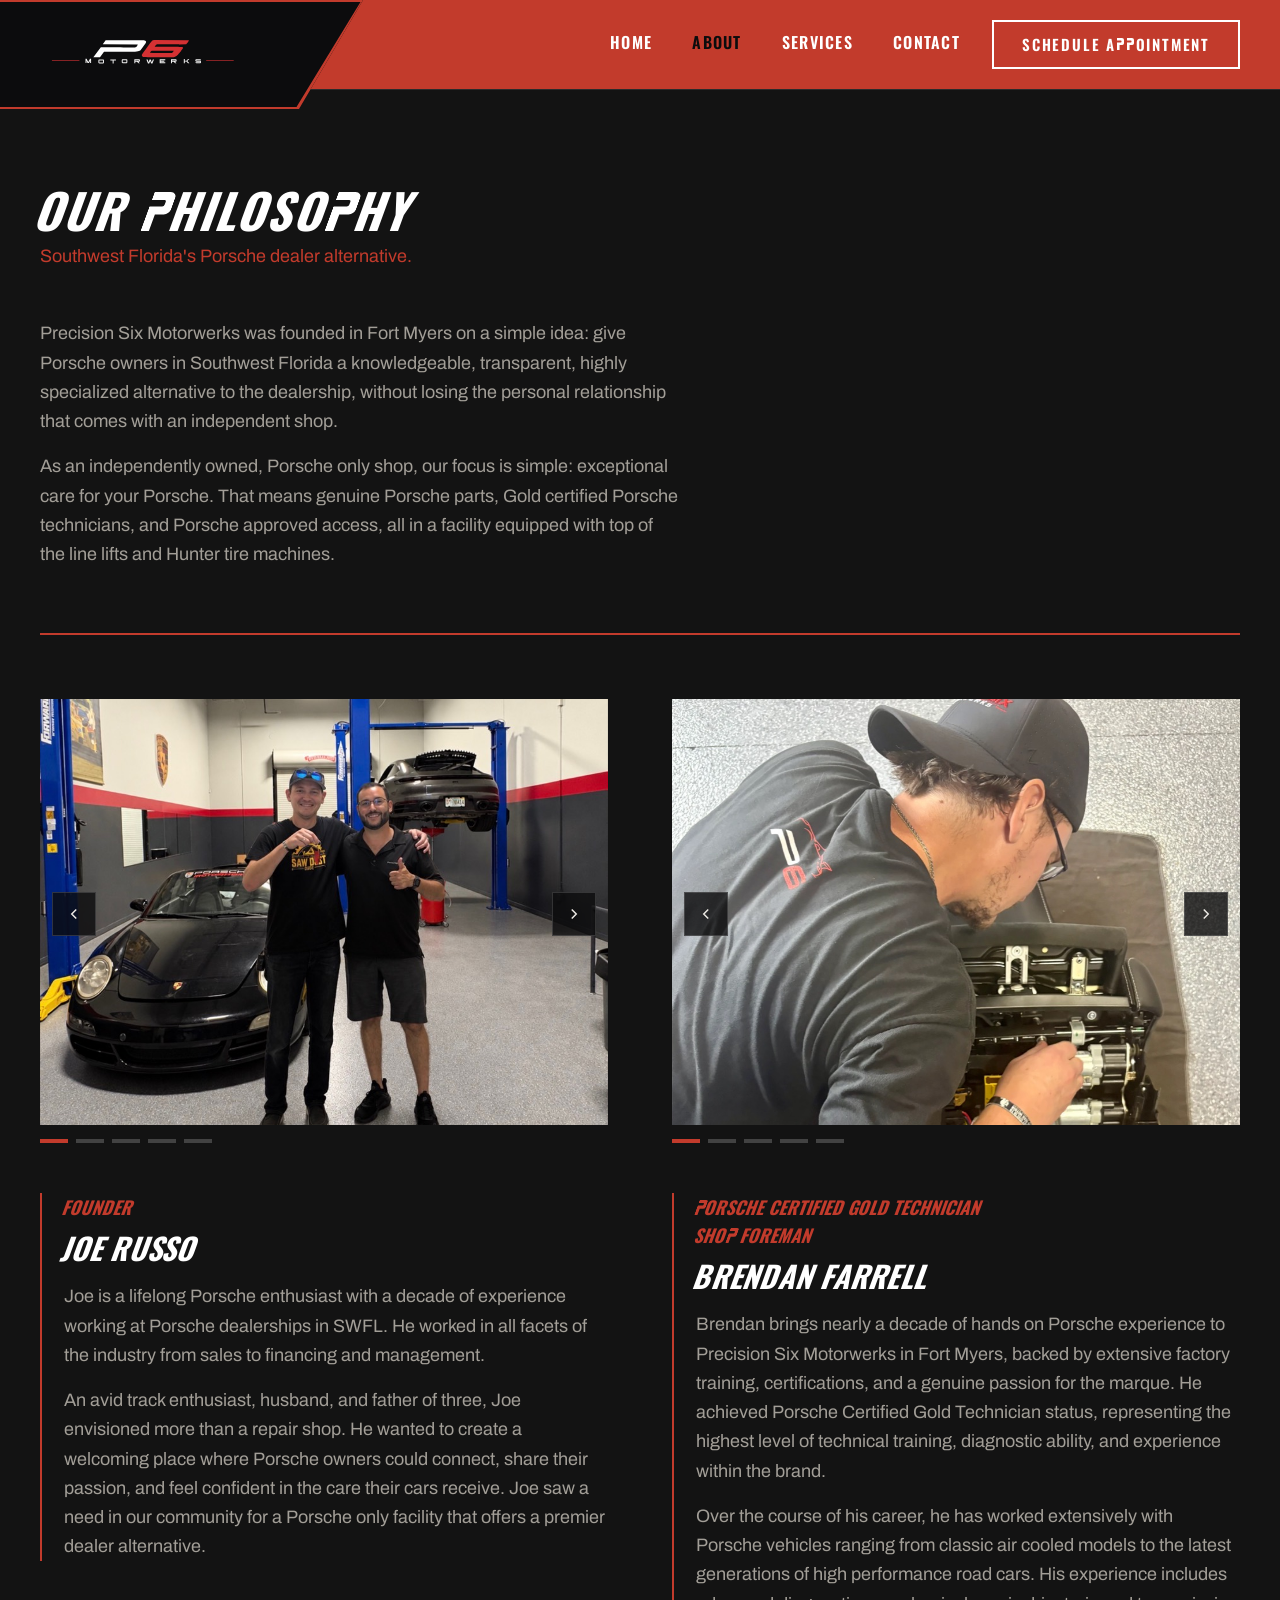
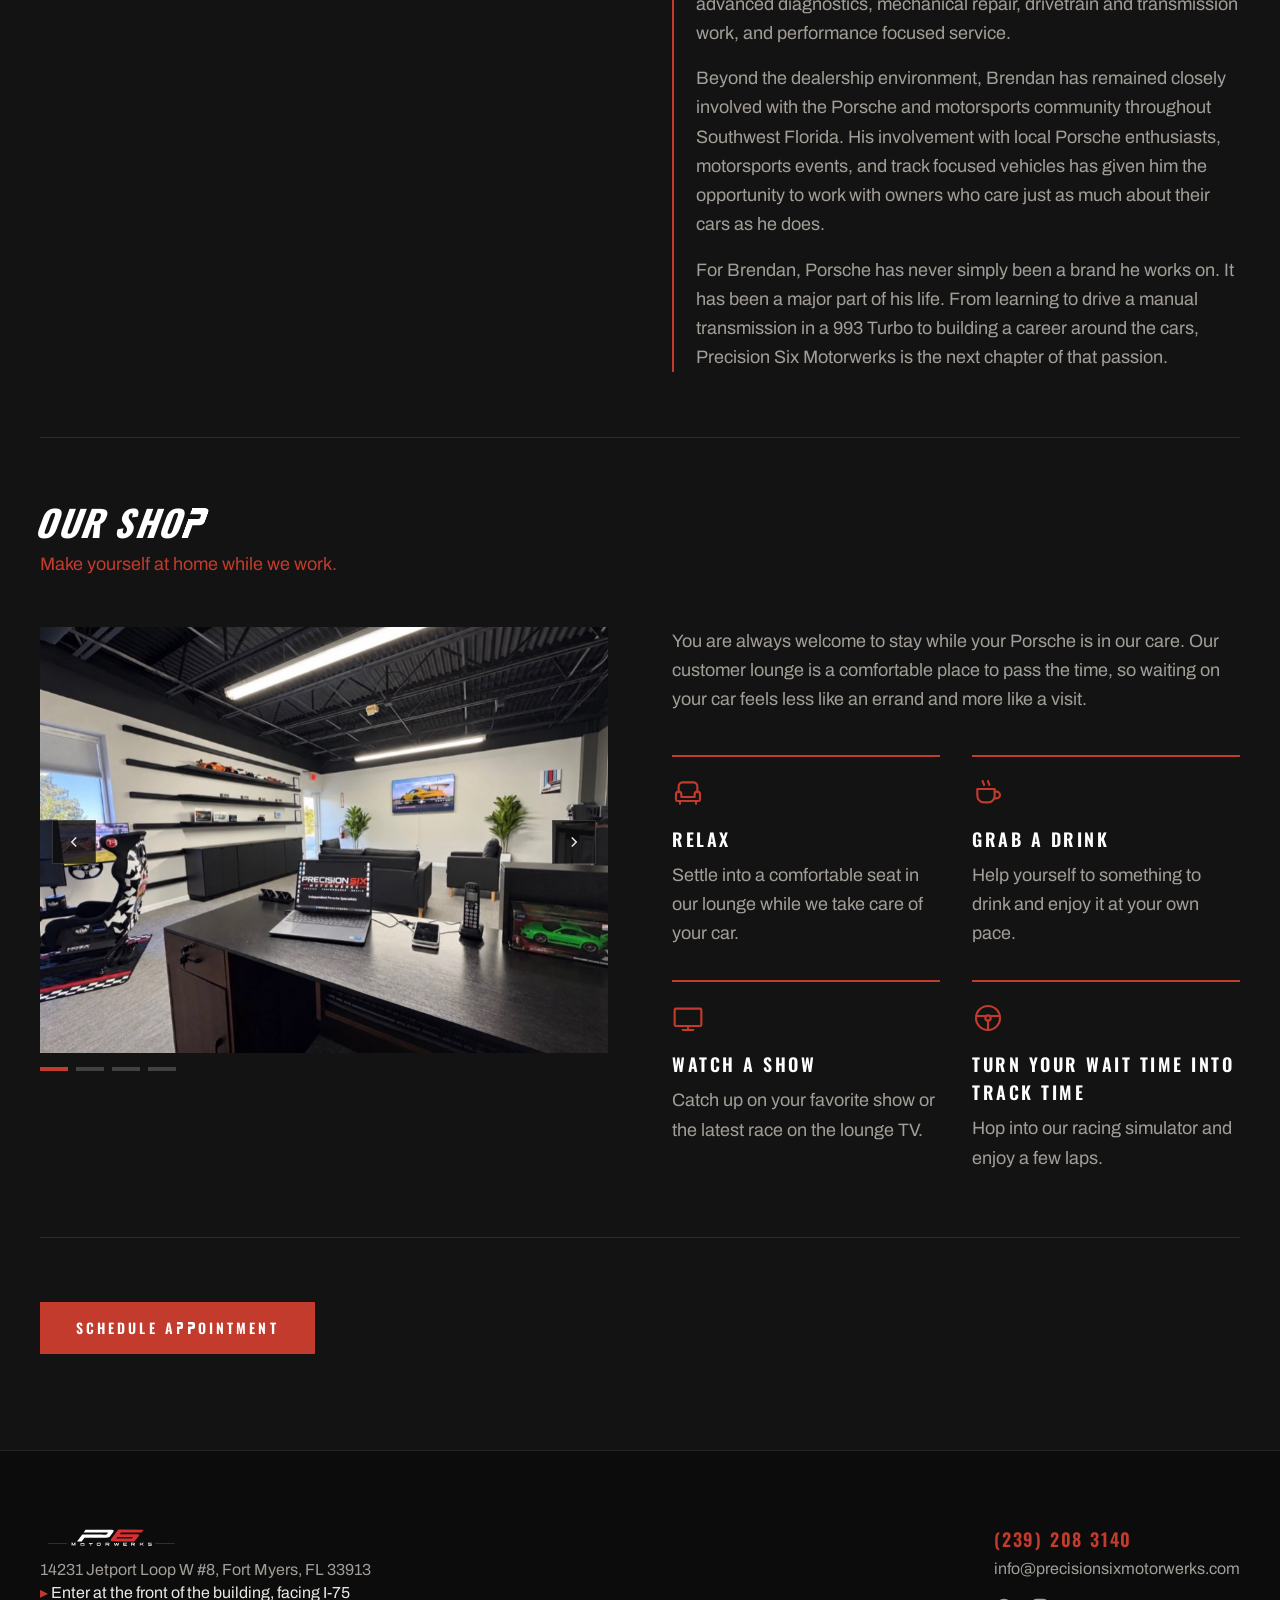
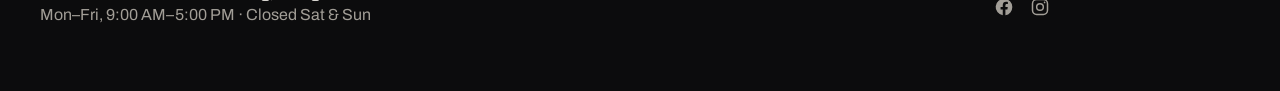
<file: about/index.html>
<!DOCTYPE html>
<html lang="en">
<head>
  <meta charSet="utf-8" />
  <meta name="viewport" content="width=device-width, initial-scale=1" />
  <!-- Favicon: the .ico is the fallback for older browsers, modern browsers pick the sharper SVG, and iPhones use the PNG for home screen shortcuts. -->
  <link rel="icon" href="/favicon.ico" sizes="32x32" />
  <link rel="icon" href="/favicon-192.png" type="image/png" sizes="192x192" />
  <link rel="icon" href="/favicon.svg" type="image/svg+xml" />
  <link rel="apple-touch-icon" href="/apple-touch-icon.png" />
  <link rel="stylesheet" href="https://fonts.googleapis.com/css2?family=Oswald:wght@500;600;700&amp;family=Archivo:ital,wght@0,400;0,500;1,700&amp;display=swap" data-precedence="default" />
  <link rel="stylesheet" href="/assets/index-D637ba7w.css" type="text/css" data-precedence="default" /><link rel="stylesheet" href="/assets/header.css"/><link rel="stylesheet" href="/assets/slant.css"/><link rel="stylesheet" href="/assets/about.css"/>
  <link rel="stylesheet" href="/fonts/leotrace.css" />
  <title>About | Precision Six Motorwerks (P6) | Porsche Specialist in Fort Myers, FL</title>
  <meta name="description" content="Meet the team at Precision Six Motorwerks (P6), an independent Porsche specialist in Fort Myers, FL: founder Joe Russo and Porsche Certified Gold Technician Brendan Farrell." />
  <!-- Canonical tells search engines "this is the one true URL for this page" --
       useful if the same content is ever reachable at more than one address. -->
  <link rel="canonical" href="https://precisionsixmotorwerks.com/about" />
  <!-- Open Graph + Twitter Card: control the title/description/image shown
       when this page is shared as a link on Facebook, iMessage, Slack, X, etc. -->
  <meta property="og:type" content="website" />
  <meta property="og:site_name" content="Precision Six Motorwerks" />
  <meta property="og:title" content="About | Precision Six Motorwerks (P6) | Porsche Specialist in Fort Myers, FL" />
  <meta property="og:description" content="Meet the team at Precision Six Motorwerks (P6), an independent Porsche specialist in Fort Myers, FL: founder Joe Russo and Porsche Certified Gold Technician Brendan Farrell." />
  <meta property="og:url" content="https://precisionsixmotorwerks.com/about" />
  <meta property="og:image" content="https://images.unsplash.com/photo-1658863567540-b8d86757bdf1?flip=h&amp;q=80&amp;w=1200&amp;h=630&amp;fit=crop&amp;auto=format" />
  <meta property="og:image:width" content="1200" />
  <meta property="og:image:height" content="630" />
  <meta name="twitter:card" content="summary_large_image" />
  <meta name="twitter:title" content="About | Precision Six Motorwerks (P6) | Porsche Specialist in Fort Myers, FL" />
  <meta name="twitter:description" content="Meet the team at Precision Six Motorwerks (P6), an independent Porsche specialist in Fort Myers, FL: founder Joe Russo and Porsche Certified Gold Technician Brendan Farrell." />
  <meta name="twitter:image" content="https://images.unsplash.com/photo-1658863567540-b8d86757bdf1?flip=h&amp;q=80&amp;w=1200&amp;h=630&amp;fit=crop&amp;auto=format" />
  <link rel="preconnect" href="https://fonts.googleapis.com" />
  <link rel="preconnect" href="https://fonts.gstatic.com" crossorigin="anonymous" />
<link rel="stylesheet" href="/assets/body-text.css"/></head>
<body>
<div class="bg-[#0c0c0d] text-[#ece9e4] font-body">

  <!-- Header: same sticky nav bar as the other pages. ABOUT carries the
       `is-active` class here so it shows as the current page. -->
  <header class="site-header sticky top-0 z-30 border-b border-white/10 bg-gradient-to-b from-[#161616] to-[#0c0c0d]/95 backdrop-blur">
    <div class="mx-auto flex max-w-[1400px] items-center justify-between px-6 py-4 md:px-10">
      <div class="site-logo flex items-center gap-3">
        <img src="/images/p6-logo.svg" alt="Precision Six Motorwerks" style="height:40px;width:auto;display:block" />
      </div>
      <div class="flex items-center gap-8">
        <nav class="desktop-nav gap-10 font-label text-sm tracking-[0.18em]">
          <a href="/" class="pb-1 transition-colors nav-link-desktop">HOME</a>
          <a href="/about" class="pb-1 transition-colors nav-link-desktop is-active">ABOUT</a>
          <a href="/services" class="pb-1 transition-colors nav-link-desktop">SERVICES</a>
          <a href="/contact" class="pb-1 transition-colors nav-link-desktop">CONTACT</a>
        </nav>
        <a href="/contact#schedule" class="desktop-cta bg-[#c23b2c] px-9 py-4 font-label text-sm tracking-[0.22em] text-white transition-colors hover:bg-[#a6301f]">SCHEDULE APPOINTMENT</a>
        <button type="button" class="menu-toggle" data-menu-toggle aria-label="Toggle menu" aria-expanded="false">
          <svg data-icon-open viewBox="0 0 24 24" fill="none" stroke="currentColor" stroke-width="2" stroke-linecap="round"><line x1="3" y1="6" x2="21" y2="6"></line><line x1="3" y1="12" x2="21" y2="12"></line><line x1="3" y1="18" x2="21" y2="18"></line></svg>
          <svg data-icon-close viewBox="0 0 24 24" fill="none" stroke="currentColor" stroke-width="2" stroke-linecap="round" style="display:none"><line x1="5" y1="5" x2="19" y2="19"></line><line x1="19" y1="5" x2="5" y2="19"></line></svg>
        </button>
      </div>
    </div>
    <div class="mobile-nav" data-mobile-nav>
      <a href="/">HOME</a>
      <a href="/about" class="is-active">ABOUT</a>
      <a href="/services">SERVICES</a>
      <a href="/contact">CONTACT</a>
      <a href="/contact#schedule" class="mobile-cta">SCHEDULE APPOINTMENT</a>
    </div>
  </header>

  <!-- About section. Same copy as the home page's About block, but the top
       heading is an <h1> because on a standalone page it's the main title.
       [data-reveal] fades each piece up as it scrolls into view, and
       [data-reveal-bio] runs the bio entrance animation; both are styled in
       /assets/about.css and triggered by /assets/site.js. -->
  <section class="about-page border-t border-white/10 bg-[#131313]">
    <div class="mx-auto max-w-[1400px] px-6 py-24 md:px-10">
      <h1 class="font-label text-4xl text-white sm:text-5xl tracking-[0.04em]" data-reveal><span class="slant">OUR</span> <span class="slant">PHILOSOPHY</span></h1>
      <p class="mt-2 max-w-sm text-sm leading-relaxed text-[#c23b2c]" data-reveal="1">Southwest Florida's Porsche dealer alternative.</p>
      <div style="margin-top:48px" data-reveal="2">
        <p class="text-sm leading-relaxed text-[#a29e97]" style="max-width:640px">Precision Six Motorwerks was founded in Fort Myers on a simple idea: give Porsche owners in Southwest Florida a knowledgeable, transparent, highly specialized alternative to the dealership, without losing the personal relationship that comes with an independent shop.</p>
        <p class="mt-4 text-sm leading-relaxed text-[#a29e97]" style="max-width:640px">As an independently owned, Porsche only shop, our focus is simple: exceptional care for your Porsche. That means genuine Porsche parts, Gold certified Porsche technicians, and Porsche approved access, all in a facility equipped with top of the line lifts and Hunter tire machines.</p>
      </div>

      <!-- Bios. Each column is a photo carousel (driven by /assets/bio-carousel.js)
           with the bio underneath. The photos are shop photos standing in until
           there are photos of Joe and Brendan: to swap one, change its src and alt.
           The first photo in each list shows first, and only it loads right away. -->
      <div class="bios grid grid-cols-1 md:grid-cols-2" style="margin-top:64px;padding-top:64px;border-top:2px solid #c23b2c">
        <div class="bio-col">
          <div class="bio-carousel" data-carousel data-reveal role="region" aria-roledescription="carousel" aria-label="Photos of Joe">
            <div class="bc-slides">
              <!-- A tall photo in a wide frame: object-position picks which part of it
                   shows (50% across, 70% down) so both people stay in view. -->
              <img src="/images/team/joe-1.jpg" alt="Two members of the P6 team smiling in the shop, one holding up a set of keys and the other giving a thumbs up, in front of a black 911 with a grey 911 on a lift behind them" style="object-position:50% 70%" />
              <img src="/images/shop/shop-1.jpg" alt="Overhead view of the shop with a white Macan and a black 911 Cabriolet in the lift bays" loading="lazy" />
              <img src="/images/shop/shop-4.jpg" alt="Red Cayenne GTS in front of the Porsche crest on the shop wall" loading="lazy" />
              <img src="/images/shop/shop-2.jpg" alt="Silver 911 GT3 beside the tire machine, with a 911 raised on a lift behind it" loading="lazy" />
              <img src="/images/shop/shop-5.jpg" alt="Blue Macan raised on a lift, with a white Macan in the next bay" loading="lazy" />
            </div>
            <button type="button" class="bc-arrow bc-prev" aria-label="Previous photo"><svg width="18" height="18" viewBox="0 0 24 24" fill="none" stroke="currentColor" stroke-width="2" aria-hidden="true"><path d="M15 18l-6-6 6-6"/></svg></button><button type="button" class="bc-arrow bc-next" aria-label="Next photo"><svg width="18" height="18" viewBox="0 0 24 24" fill="none" stroke="currentColor" stroke-width="2" aria-hidden="true"><path d="M9 18l6-6-6-6"/></svg></button>
            <div class="bc-dots"></div>
          </div>
          <div data-reveal-bio>
            <span class="bio-role font-display text-lg text-[#c23b2c]"><span class="slant">FOUNDER</span></span>
            <h2 class="bio-name mt-2 font-display text-2xl text-white sm:text-3xl"><span class="slant">Joe</span> <span class="slant">Russo</span></h2>
            <p class="mt-4 text-sm leading-relaxed text-[#a29e97]">Joe is a lifelong Porsche enthusiast with a decade of experience working at Porsche dealerships in SWFL. He worked in all facets of the industry from sales to financing and management.</p>
            <p class="mt-4 text-sm leading-relaxed text-[#a29e97]">An avid track enthusiast, husband, and father of three, Joe envisioned more than a repair shop. He wanted to create a welcoming place where Porsche owners could connect, share their passion, and feel confident in the care their cars receive. Joe saw a need in our community for a Porsche only facility that offers a premier dealer alternative.</p>
          </div>
        </div>
        <div class="bio-col">
          <div class="bio-carousel" data-carousel data-reveal role="region" aria-roledescription="carousel" aria-label="Photos of Brendan">
            <div class="bc-slides">
              <!-- Tall photo in a wide frame: 15% down keeps his cap, face and hands in view -->
              <img src="/images/team/brendan-1.jpg" alt="Brendan in a P6 cap and shirt working on the motors inside a power seat frame" style="object-position:50% 15%" />
              <img src="/images/shop/shop-7.jpg" alt="Technician using a mechanic&#39;s stethoscope to listen to the engine of a black Panamera" loading="lazy" />
              <img src="/images/shop/shop-8.jpg" alt="Black Panamera raised on a lift with its hood open while a technician drains the oil" loading="lazy" />
              <img src="/images/shop/shop-3.jpg" alt="Grey 911 Carrera parked under a blue two post lift" loading="lazy" />
              <img src="/images/shop/shop-6.jpg" alt="Black Panamera under a lift, beneath a painting of a Porsche race car" loading="lazy" />
            </div>
            <button type="button" class="bc-arrow bc-prev" aria-label="Previous photo"><svg width="18" height="18" viewBox="0 0 24 24" fill="none" stroke="currentColor" stroke-width="2" aria-hidden="true"><path d="M15 18l-6-6 6-6"/></svg></button><button type="button" class="bc-arrow bc-next" aria-label="Next photo"><svg width="18" height="18" viewBox="0 0 24 24" fill="none" stroke="currentColor" stroke-width="2" aria-hidden="true"><path d="M9 18l6-6-6-6"/></svg></button>
            <div class="bc-dots"></div>
          </div>
          <div data-reveal-bio>
            <span class="bio-role font-display text-lg text-[#c23b2c]"><span class="slant">PORSCHE</span> <span class="slant">CERTIFIED</span> <span class="slant">GOLD</span> <span class="slant">TECHNICIAN</span><br/><span class="slant">SHOP</span> <span class="slant">FOREMAN</span></span>
            <h2 class="bio-name mt-2 font-display text-2xl text-white sm:text-3xl"><span class="slant">Brendan</span> <span class="slant">Farrell</span></h2>
            <p class="mt-4 text-sm leading-relaxed text-[#a29e97]">Brendan brings nearly a decade of hands on Porsche experience to Precision Six Motorwerks in Fort Myers, backed by extensive factory training, certifications, and a genuine passion for the marque. He achieved Porsche Certified Gold Technician status, representing the highest level of technical training, diagnostic ability, and experience within the brand.</p>
            <p class="mt-4 text-sm leading-relaxed text-[#a29e97]">Over the course of his career, he has worked extensively with Porsche vehicles ranging from classic air cooled models to the latest generations of high performance road cars. His experience includes advanced diagnostics, mechanical repair, drivetrain and transmission work, and performance focused service.</p>
            <p class="mt-4 text-sm leading-relaxed text-[#a29e97]">Beyond the dealership environment, Brendan has remained closely involved with the Porsche and motorsports community throughout Southwest Florida. His involvement with local Porsche enthusiasts, motorsports events, and track focused vehicles has given him the opportunity to work with owners who care just as much about their cars as he does.</p>
            <p class="mt-4 text-sm leading-relaxed text-[#a29e97]">For Brendan, Porsche has never simply been a brand he works on. It has been a major part of his life. From learning to drive a manual transmission in a 993 Turbo to building a career around the cars, Precision Six Motorwerks is the next chapter of that passion.</p>
          </div>
        </div>
      </div>

      <!-- Our Shop: what customers can do while they wait. A carousel of lobby
           photos on the left (the same component as the bios, so
           /assets/bio-carousel.js runs it with no changes) and the amenity cards
           on the right; on phones they stack. Layout lives in /assets/about.css
           under "Our Shop". Icons are inline SVGs, aria-hidden because the
           heading under each one already says what it is. -->
      <div class="shop border-t border-white/10" style="margin-top:64px;padding-top:64px">
        <h2 class="font-label text-3xl text-white sm:text-4xl tracking-[0.04em]" data-reveal><span class="slant">OUR</span> <span class="slant">SHOP</span></h2>
        <p class="mt-2 max-w-sm text-sm leading-relaxed text-[#c23b2c]" data-reveal="1">Make yourself at home while we work.</p>
        <div class="shop-layout">
        <div class="bio-carousel" data-carousel data-reveal role="region" aria-roledescription="carousel" aria-label="Photos of the customer lounge">
          <div class="bc-slides">
            <img src="/images/shop/shop-16.jpg" alt="Wide view of the lobby from the front desk, with the racing simulator, lounge seating, and a TV on the back wall" loading="lazy" />
            <img src="/images/shop/shop-15.jpg" alt="Coffee bar with an espresso machine, a drinks fridge, and a Porsche Museum cookbook, under Martini stripe Porsche art" loading="lazy" />
            <img src="/images/shop/shop-14.jpg" alt="Customer lounge with a racing simulator, model cars on the shelves, and the front desk laptop showing the Precision Six logo" loading="lazy" />
            <img src="/images/shop/shop-13.jpg" alt="Precision Six Motorwerks sign on the grey lobby wall, beside the coffee bar and waiting area" loading="lazy" />
          </div>
          <button type="button" class="bc-arrow bc-prev" aria-label="Previous photo"><svg width="18" height="18" viewBox="0 0 24 24" fill="none" stroke="currentColor" stroke-width="2" aria-hidden="true"><path d="M15 18l-6-6 6-6"/></svg></button><button type="button" class="bc-arrow bc-next" aria-label="Next photo"><svg width="18" height="18" viewBox="0 0 24 24" fill="none" stroke="currentColor" stroke-width="2" aria-hidden="true"><path d="M9 18l6-6-6-6"/></svg></button>
          <div class="bc-dots"></div>
        </div>
        <div>
        <p class="text-sm leading-relaxed text-[#a29e97]" data-reveal="2">You are always welcome to stay while your Porsche is in our care. Our customer lounge is a comfortable place to pass the time, so waiting on your car feels less like an errand and more like a visit.</p>
        <ul class="shop-amenities">
          <li data-reveal>
            <svg viewBox="0 0 24 24" fill="none" stroke="currentColor" stroke-width="1.6" stroke-linecap="round" stroke-linejoin="round" aria-hidden="true"><path d="M5 11V7a3 3 0 0 1 3-3h8a3 3 0 0 1 3 3v4"/><path d="M3 13a2 2 0 0 1 4 0v2h10v-2a2 2 0 0 1 4 0v4a1 1 0 0 1-1 1H4a1 1 0 0 1-1-1z"/><path d="M6 18v2M18 18v2"/></svg>
            <h3 class="font-label text-lg text-white">RELAX</h3>
            <p class="text-sm leading-relaxed text-[#a29e97]">Settle into a comfortable seat in our lounge while we take care of your car.</p>
          </li>
          <li data-reveal>
            <svg viewBox="0 0 24 24" fill="none" stroke="currentColor" stroke-width="1.6" stroke-linecap="round" stroke-linejoin="round" aria-hidden="true"><path d="M4 9h13v5a5 5 0 0 1-5 5H9a5 5 0 0 1-5-5z"/><path d="M17 11h1.5a2.5 2.5 0 0 1 0 5H17"/><path d="M8 3c0 1.5 1 1.5 1 3M12 3c0 1.5 1 1.5 1 3"/></svg>
            <h3 class="font-label text-lg text-white">GRAB A DRINK</h3>
            <p class="text-sm leading-relaxed text-[#a29e97]">Help yourself to something to drink and enjoy it at your own pace.</p>
          </li>
          <li data-reveal>
            <svg viewBox="0 0 24 24" fill="none" stroke="currentColor" stroke-width="1.6" stroke-linecap="round" stroke-linejoin="round" aria-hidden="true"><rect x="2" y="5" width="20" height="13" rx="1"/><path d="M8 21h8M12 18v3"/></svg>
            <h3 class="font-label text-lg text-white">WATCH A SHOW</h3>
            <p class="text-sm leading-relaxed text-[#a29e97]">Catch up on your favorite show or the latest race on the lounge TV.</p>
          </li>
          <li data-reveal>
            <svg viewBox="0 0 24 24" fill="none" stroke="currentColor" stroke-width="1.6" stroke-linecap="round" stroke-linejoin="round" aria-hidden="true"><circle cx="12" cy="12" r="9"/><circle cx="12" cy="12" r="2"/><path d="M3.5 10.5h6.5M14 10.5h6.5M12 14v7"/></svg>
            <h3 class="font-label text-lg text-white">TURN YOUR WAIT TIME INTO TRACK TIME</h3>
            <p class="text-sm leading-relaxed text-[#a29e97]">Hop into our racing simulator and enjoy a few laps.</p>
          </li>
        </ul>
        </div>
        </div>
      </div>

      <div class="border-t border-white/10" style="margin-top:64px;padding-top:64px">
        <a href="/contact#schedule" class="inline-block bg-[#c23b2c] px-9 py-4 font-label text-sm tracking-[0.22em] text-white transition-colors hover:bg-[#a6301f]">SCHEDULE APPOINTMENT</a>
      </div>
    </div>
  </section>

  <footer class="border-t border-white/10 bg-[#0c0c0d]">
    <div class="mx-auto flex max-w-[1400px] flex-col gap-8 px-6 py-16 md:flex-row md:items-center md:justify-between md:px-10">
      <div>
        <img src="/images/p6-logo.svg" alt="Precision Six Motorwerks" style="height:36px;width:auto;display:block" />
        <p class="mt-2 max-w-sm text-sm text-[#a29e97]"><a href="https://www.google.com/maps/dir/?api=1&amp;destination=14231+Jetport+Loop+W+%238,+Fort+Myers,+FL+33913" target="_blank" rel="noopener" class="transition-colors hover:text-[#e0523f]">14231 Jetport Loop W #8, Fort Myers, FL 33913</a><br/><span class="text-[#ece9e4]"><span class="text-[#c23b2c]">&#9656;</span> Enter at the front of the building, facing I-75</span><br/>Mon–Fri, 9:00 AM–5:00 PM · Closed Sat &amp; Sun</p>
      </div>
      <div>
        <a href="tel:12392083140" class="font-label text-lg tracking-[0.1em] text-[#c23b2c] transition-colors hover:text-[#e0523f]">(239) 208 3140</a>
        <a href="mailto:info@precisionsixmotorwerks.com" class="mt-1 text-sm text-[#a29e97] transition-colors hover:text-[#e0523f]" style="display:block">info@precisionsixmotorwerks.com</a>
        <div class="social-icons" style="margin-top:16px">
          <a href="https://www.facebook.com/people/Precision-Six-Motorwerks/61594132116710/" target="_blank" rel="noopener" aria-label="Facebook"><svg viewBox="0 0 24 24" fill="currentColor"><path d="M22 12a10 10 0 1 0-11.5 9.87v-6.98H7.9V12h2.6V9.8c0-2.56 1.52-3.98 3.86-3.98 1.12 0 2.3.2 2.3.2v2.5h-1.3c-1.28 0-1.68.8-1.68 1.62V12h2.86l-.46 2.89h-2.4v6.98A10 10 0 0 0 22 12Z"></path></svg></a>
          <a href="https://www.instagram.com/precisionsixmotorwerks" target="_blank" rel="noopener" aria-label="Instagram"><svg viewBox="0 0 24 24" fill="none" stroke="currentColor" stroke-width="1.8"><rect x="3" y="3" width="18" height="18" rx="5"></rect><circle cx="12" cy="12" r="4"></circle><circle cx="17.5" cy="6.5" r="1" fill="currentColor" stroke="none"></circle></svg></a>
        </div>
      </div>
    </div>
  </footer>

</div>
<!-- Shared vanilla script: runs the mobile menu toggle, nav highlighting, and the reveal animations. -->
<script src="/assets/site.js"></script>
  <!-- Runs the two bio photo carousels. defer runs it after the page has been parsed. -->
  <script src="/assets/bio-carousel.js" defer></script>

<!-- Structured data (JSON-LD): machine-readable facts about the business and
     its people, in a vocabulary called schema.org. Kept identical to the copy
     on index.html so it matches wherever a crawler lands first. -->
<script type="application/ld+json">
{
  "@context": "https://schema.org",
  "@type": "AutoRepair",
  "name": "Precision Six Motorwerks",
  "alternateName": "P6 Motorwerks",
  "image": "https://precisionsixmotorwerks.com/images/p6-logo.svg",
  "url": "https://precisionsixmotorwerks.com/",
  "telephone": "+12392083140",
  "email": "info@precisionsixmotorwerks.com",
  "priceRange": "$$",
  "areaServed": ["Fort Myers, FL", "Naples, FL", "Southwest Florida"],
  "address": {
    "@type": "PostalAddress",
    "streetAddress": "14231 Jetport Loop W #8",
    "addressLocality": "Fort Myers",
    "addressRegion": "FL",
    "postalCode": "33913",
    "addressCountry": "US"
  },
  "openingHoursSpecification": [
    {
      "@type": "OpeningHoursSpecification",
      "dayOfWeek": ["Monday", "Tuesday", "Wednesday", "Thursday", "Friday"],
      "opens": "09:00",
      "closes": "17:00"
    }
  ],
  "sameAs": [
    "https://www.facebook.com/people/Precision-Six-Motorwerks/61594132116710/",
    "https://www.instagram.com/precisionsixmotorwerks"
  ],
  "employee": [
    {
      "@type": "Person",
      "name": "Joe Russo",
      "jobTitle": "Founder"
    },
    {
      "@type": "Person",
      "name": "Brendan Farrell",
      "jobTitle": "Porsche Certified Gold Technician, Shop Foreman"
    }
  ]
}
</script>
</body>
</html>
</file>
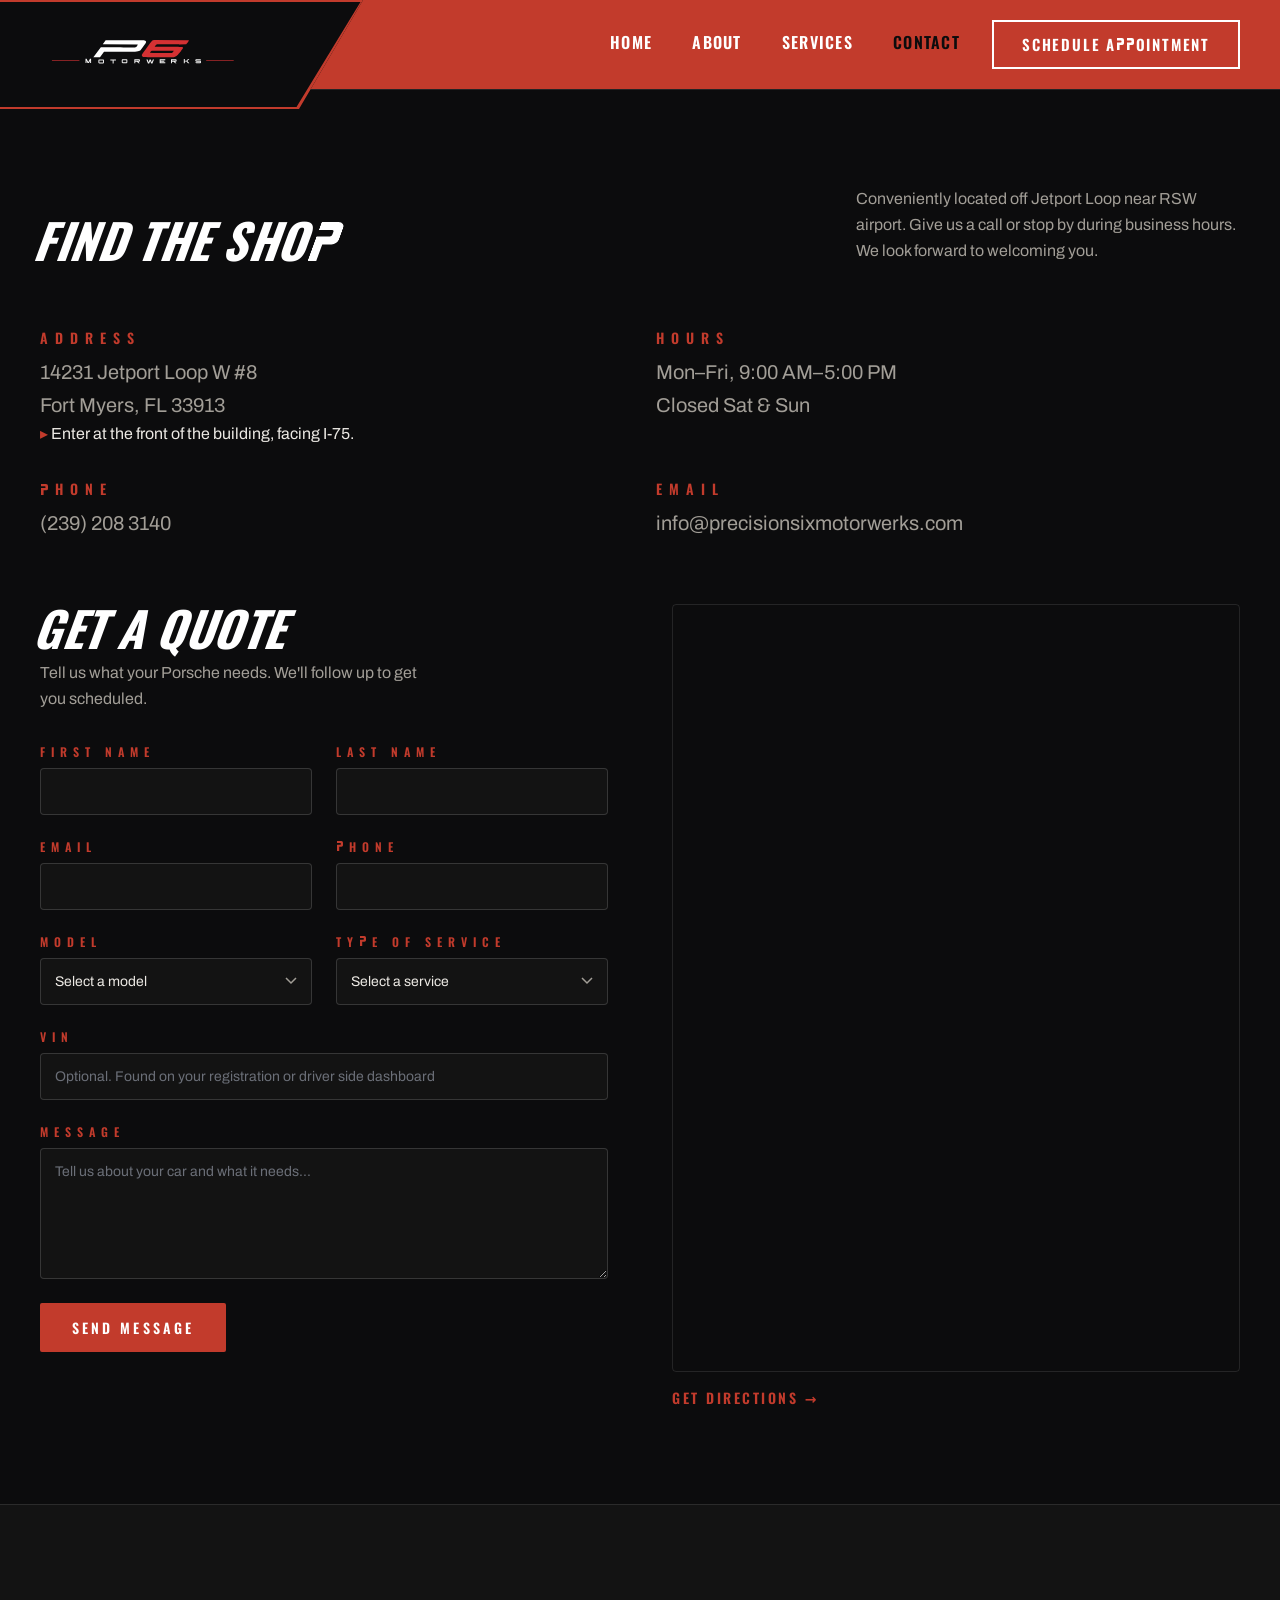
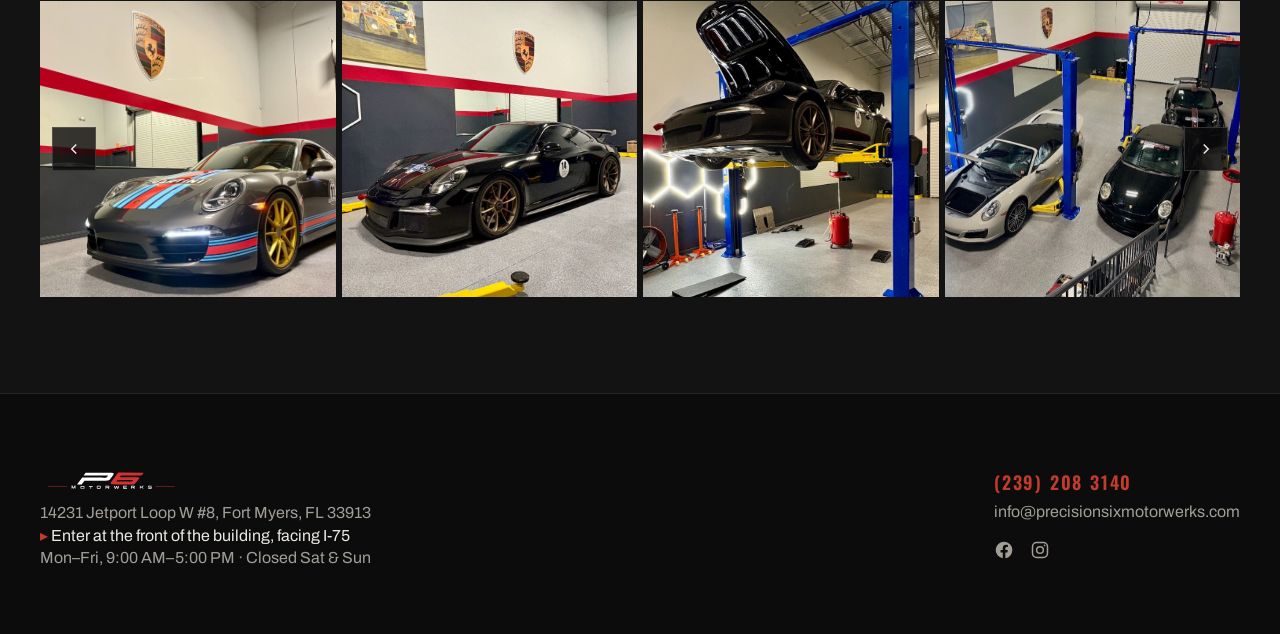
<file: contact/index.html>
<!DOCTYPE html><html lang="en"><head><meta charSet="utf-8"/><meta name="viewport" content="width=device-width, initial-scale=1"/><link rel="icon" href="/favicon.ico" sizes="32x32"/><link rel="icon" href="/favicon-192.png" type="image/png" sizes="192x192"/><link rel="icon" href="/favicon.svg" type="image/svg+xml"/><link rel="apple-touch-icon" href="/apple-touch-icon.png"/><link rel="stylesheet" href="https://fonts.googleapis.com/css2?family=Oswald:wght@500;600;700&amp;family=Archivo:ital,wght@0,400;0,500;1,700&amp;display=swap" data-precedence="default"/><link rel="stylesheet" href="/assets/index-D637ba7w.css" type="text/css" data-precedence="default"/><link rel="stylesheet" href="/assets/header.css"/><link rel="stylesheet" href="/assets/carousel.css"/><link rel="stylesheet" href="/fonts/leotrace.css"/><link rel="stylesheet" href="/assets/slant.css"/><title>Contact | Precision Six Motorwerks (P6) | Fort Myers, FL</title><meta name="description" content="Visit Precision Six Motorwerks (P6) in Fort Myers, FL. Address, phone, hours, and directions to our independent Porsche specialist shop."/><link rel="canonical" href="https://precisionsixmotorwerks.com/contact"/><meta property="og:type" content="website"/><meta property="og:site_name" content="Precision Six Motorwerks"/><meta property="og:title" content="Contact | Precision Six Motorwerks (P6) | Fort Myers, FL"/><meta property="og:description" content="Visit Precision Six Motorwerks (P6) in Fort Myers, FL. Address, phone, hours, and directions to our independent Porsche specialist shop."/><meta property="og:url" content="https://precisionsixmotorwerks.com/contact"/><meta property="og:image" content="https://images.unsplash.com/photo-1658863567540-b8d86757bdf1?flip=h&amp;q=80&amp;w=1200&amp;h=630&amp;fit=crop&amp;auto=format"/><meta property="og:image:width" content="1200"/><meta property="og:image:height" content="630"/><meta name="twitter:card" content="summary_large_image"/><meta name="twitter:title" content="Contact | Precision Six Motorwerks (P6) | Fort Myers, FL"/><meta name="twitter:description" content="Visit Precision Six Motorwerks (P6) in Fort Myers, FL. Address, phone, hours, and directions to our independent Porsche specialist shop."/><meta name="twitter:image" content="https://images.unsplash.com/photo-1658863567540-b8d86757bdf1?flip=h&amp;q=80&amp;w=1200&amp;h=630&amp;fit=crop&amp;auto=format"/><link rel="preconnect" href="https://fonts.googleapis.com"/><link rel="preconnect" href="https://fonts.gstatic.com" crossorigin="anonymous"/><style>
.contact-form{display:flex;flex-direction:column;gap:24px;max-width:680px;margin-top:32px}
.form-row{display:grid;grid-template-columns:1fr;gap:24px}
@media (min-width:768px){.form-row{grid-template-columns:1fr 1fr}}
.form-field{display:flex;flex-direction:column;gap:8px}
.form-field input,.form-field select,.form-field textarea{background:#131313;border:1px solid rgba(255,255,255,.15);border-radius:4px;padding:12px 14px;color:#ece9e4;font-family:"Archivo",sans-serif;font-size:14px;outline:none;transition:border-color .15s ease}
.form-field input:focus,.form-field select:focus,.form-field textarea:focus{border-color:#c23b2c}
.form-field select{appearance:none;background-image:url('data:image/svg+xml;utf8,<svg xmlns="http://www.w3.org/2000/svg" width="12" height="8" viewBox="0 0 12 8"><path d="M1 1l5 5 5-5" stroke="%23a29e97" stroke-width="1.5" fill="none" fill-rule="evenodd"/></svg>');background-repeat:no-repeat;background-position:right 14px center}
.vin-input{text-transform:uppercase;letter-spacing:.08em}
.vin-input::placeholder{text-transform:none;letter-spacing:normal}
.form-field textarea{resize:vertical;min-height:120px;font-family:"Archivo",sans-serif}
.form-field input::placeholder,.form-field textarea::placeholder{color:#6b6f78}
.submit-btn{align-self:flex-start;background:#c23b2c;color:#fff;border:none;border-radius:2px;padding:14px 32px;font-family:"Oswald",sans-serif;font-weight:600;font-size:14px;letter-spacing:.22em;text-transform:uppercase;cursor:pointer;transition:background-color .15s ease}
.submit-btn:hover{background:#a6301f}
.submit-btn:disabled{opacity:.6;cursor:default}
.form-status{margin-top:16px;font-family:"Archivo",sans-serif;font-size:14px;line-height:1.5;color:#a29e97;min-height:1.2em}
.form-status.error{color:#e0523f}
/* Desktop: the quote form (#schedule) sits on the left and the map on the right. order:-1 moves the form first visually without changing the HTML, so phones keep the map then form order. The map stretches to the form's height so both columns line up. */
@media (min-width:1024px){.contact-split{display:grid;grid-template-columns:1fr 1fr;gap:64px}.contact-split #schedule{order:-1;margin-top:0!important;padding-top:0!important;border-top:0}.contact-map{display:flex;flex-direction:column}.contact-map .map-frame{flex:1}.contact-map .map-frame>div,.contact-map iframe{height:100%}}
</style><link rel="stylesheet" href="/assets/body-text.css"/></head><body><div class="bg-[#0c0c0d] text-[#ece9e4] font-body"><header class="site-header sticky top-0 z-30 border-b border-white/10 bg-gradient-to-b from-[#161616] to-[#0c0c0d]/95 backdrop-blur"><div class="mx-auto flex max-w-[1400px] items-center justify-between px-6 py-4 md:px-10"><div class="site-logo flex items-center gap-3"><img src="/images/p6-logo.svg" alt="Precision Six Motorwerks" style="height:40px;width:auto;display:block"/></div><div class="flex items-center gap-8"><nav class="desktop-nav gap-10 font-label text-sm tracking-[0.18em]"><a href="/" class="pb-1 transition-colors nav-link-desktop">HOME</a><a href="/about" class="pb-1 transition-colors nav-link-desktop">ABOUT</a><a href="/services" class="pb-1 transition-colors nav-link-desktop">SERVICES</a><a href="/contact" class="pb-1 transition-colors nav-link-desktop is-active">CONTACT</a></nav><a href="/contact#schedule" class="desktop-cta bg-[#c23b2c] px-9 py-4 font-label text-sm tracking-[0.22em] text-white transition-colors hover:bg-[#a6301f]">SCHEDULE APPOINTMENT</a><button type="button" class="menu-toggle" data-menu-toggle aria-label="Toggle menu" aria-expanded="false"><svg data-icon-open viewBox="0 0 24 24" fill="none" stroke="currentColor" stroke-width="2" stroke-linecap="round"><line x1="3" y1="6" x2="21" y2="6"></line><line x1="3" y1="12" x2="21" y2="12"></line><line x1="3" y1="18" x2="21" y2="18"></line></svg><svg data-icon-close viewBox="0 0 24 24" fill="none" stroke="currentColor" stroke-width="2" stroke-linecap="round" style="display:none"><line x1="5" y1="5" x2="19" y2="19"></line><line x1="19" y1="5" x2="5" y2="19"></line></svg></button></div></div><div class="mobile-nav" data-mobile-nav><a href="/">HOME</a><a href="/about">ABOUT</a><a href="/services">SERVICES</a><a href="/contact" class="is-active">CONTACT</a><a href="/contact#schedule" class="mobile-cta">SCHEDULE APPOINTMENT</a></div></header><section class="border-t border-white/10 bg-[#0c0c0d]"><div class="mx-auto max-w-[1400px] px-6 py-24 md:px-10"><div class="mb-16 flex flex-col justify-between gap-4 md:flex-row md:items-end"><h1 class="font-display text-4xl text-white sm:text-5xl"><span class="slant">FIND</span> <span class="slant">THE</span> <span class="slant">SHOP</span></h1><p class="max-w-sm text-sm leading-relaxed text-[#a29e97]">Conveniently located off Jetport Loop near RSW airport. Give us a call or stop by during business hours. We look forward to welcoming you.</p></div><div class="mb-16 grid grid-cols-1 gap-8 md:grid-cols-2"><div><div class="font-label text-sm tracking-[0.5em] text-[#c23b2c]">ADDRESS</div><p class="mt-2 text-lg leading-relaxed text-[#a29e97]">14231 Jetport Loop W #8<br/>Fort Myers, FL 33913</p><p class="mt-3 text-sm leading-relaxed text-[#ece9e4]"><span class="text-[#c23b2c]">&#9656;</span> Enter at the front of the building, facing I-75.</p></div><div><div class="font-label text-sm tracking-[0.5em] text-[#c23b2c]">HOURS</div><p class="mt-2 text-lg leading-relaxed text-[#a29e97]">Mon–Fri, 9:00 AM–5:00 PM<br/>Closed Sat &amp; Sun</p></div><div><div class="font-label text-sm tracking-[0.5em] text-[#c23b2c]">PHONE</div><p class="mt-2 text-lg leading-relaxed text-[#a29e97]"><a href="tel:12392083140" class="transition-colors hover:text-[#e0523f]">(239) 208 3140</a></p></div><div><div class="font-label text-sm tracking-[0.5em] text-[#c23b2c]">EMAIL</div><p class="mt-2 text-lg leading-relaxed text-[#a29e97]"><a href="mailto:info@precisionsixmotorwerks.com" class="transition-colors hover:text-[#e0523f]">info@precisionsixmotorwerks.com</a></p></div></div><div class="contact-split"><div class="contact-map"><div class="map-frame overflow-hidden rounded-sm" style="border:1px solid rgba(255,255,255,.1)"><div style="filter:grayscale(1) invert(90%) contrast(90%)"><iframe src="https://www.google.com/maps?q=14231+Jetport+Loop+W+%238,+Fort+Myers,+FL+33913&amp;output=embed" width="100%" height="420" style="border:0;display:block" loading="lazy" referrerpolicy="no-referrer-when-downgrade" title="Precision Six Motorwerks location"></iframe></div></div><a href="https://www.google.com/maps/dir/?api=1&amp;destination=14231+Jetport+Loop+W+%238,+Fort+Myers,+FL+33913" target="_blank" rel="noopener" class="mt-4 inline-block font-label text-sm tracking-[0.18em] text-[#c23b2c] transition-colors hover:text-[#e0523f]">GET DIRECTIONS →</a></div><div id="schedule" class="border-t border-white/10" style="margin-top:64px;padding-top:64px;scroll-margin-top:96px"><h2 class="font-display text-4xl text-white sm:text-5xl"><span class="slant">GET</span> <span class="slant">A</span> <span class="slant">QUOTE</span></h2><p class="mt-2 max-w-sm text-sm leading-relaxed text-[#a29e97]">Tell us what your Porsche needs. We'll follow up to get you scheduled.</p><form name="contact" method="POST" class="contact-form js-form"><input type="text" name="_gotcha" tabindex="-1" autocomplete="off" aria-hidden="true" style="position:absolute;left:-9999px"/><div class="form-row"><div class="form-field"><label for="first-name" class="font-label text-xs tracking-[0.5em] text-[#c23b2c]">FIRST NAME</label><input id="first-name" name="first-name" type="text" required/></div><div class="form-field"><label for="last-name" class="font-label text-xs tracking-[0.5em] text-[#c23b2c]">LAST NAME</label><input id="last-name" name="last-name" type="text" required/></div></div><div class="form-row"><div class="form-field"><label for="email" class="font-label text-xs tracking-[0.5em] text-[#c23b2c]">EMAIL</label><input id="email" name="email" type="email" required/></div><div class="form-field"><label for="phone" class="font-label text-xs tracking-[0.5em] text-[#c23b2c]">PHONE</label><input id="phone" name="phone" type="tel"/></div></div><div class="form-row"><div class="form-field"><label for="model" class="font-label text-xs tracking-[0.5em] text-[#c23b2c]">MODEL</label><select id="model" name="model" required><option value="" disabled selected>Select a model</option><option>911</option><option>Cayman</option><option>Boxster</option><option>Panamera</option><option>Macan</option><option>Cayenne</option></select></div><div class="form-field"><label for="service" class="font-label text-xs tracking-[0.5em] text-[#c23b2c]">TYPE OF SERVICE</label><select id="service" name="service" required><option value="" disabled selected>Select a service</option><option>Factory Scheduled Maintenance</option><option>Performance, Tuning &amp; Upgrades</option><option>Mount &amp; Balance Tires</option><option>Diagnostics &amp; Repair</option><option>General Inquiry</option></select></div></div><div class="form-field"><label for="vin" class="font-label text-xs tracking-[0.5em] text-[#c23b2c]">VIN</label><input id="vin" name="vin" type="text" class="vin-input" maxlength="17" pattern="[A-HJ-NPR-Za-hj-npr-z0-9]{17}" title="17 characters, letters and numbers only (no I, O, or Q)" autocomplete="off" autocapitalize="characters" spellcheck="false" placeholder="Optional. Found on your registration or driver side dashboard"/></div><div class="form-field"><label for="message" class="font-label text-xs tracking-[0.5em] text-[#c23b2c]">MESSAGE</label><textarea id="message" name="message" rows="5" placeholder="Tell us about your car and what it needs..."></textarea></div><button type="submit" class="submit-btn">SEND MESSAGE</button><p class="form-status" aria-live="polite"></p></form></div></div></div></section>
<!--
  PREFERRED PARTNERS / SPONSORS — scaffold only, not live yet. No real
  partner names or logos exist for this section, so it's commented out
  rather than shipped with placeholder content that could look like a real
  (but fake) partnership on a live business site.

  To activate once you have real partners:
  1. Drop each logo file into /images/partners/ (SVG preferred; PNG is fine).
  2. Uncomment this whole <section>...</section> block below.
  3. For each partner, duplicate the <a> block inside .partner-logos and set
     its href (their site), alt text (their name, for screen readers/SEO),
     and img src. Keep logo heights around 48px so the row stays even.
  4. Delete the leftover <a> in the example once you've replaced it.

<section class="border-t border-white/10 bg-[#131313]">
  <div class="mx-auto max-w-[1400px] px-6 py-24 md:px-10">
    <div class="mb-12">
      <h2 class="font-display text-4xl text-white sm:text-5xl"><span class="slant">PREFERRED</span> <span class="slant">PARTNERS</span></h2>
      <p class="mt-2 max-w-sm text-sm leading-relaxed text-[#a29e97]">The brands and shops we trust to back up our work.</p>
    </div>
    <div class="partner-logos flex flex-wrap items-center gap-x-12 gap-y-8">
      <a href="https://example.com" target="_blank" rel="noopener" class="opacity-70 transition-opacity hover:opacity-100">
        <img src="/images/partners/example-partner.svg" alt="Example Partner Name" style="height:48px;width:auto;display:block" />
      </a>
    </div>
  </div>
</section>
-->
<!-- Photo carousel: filled by /assets/instagram.js (shop photos, or Instagram posts once its feed ID is set). --><section id="instagram" role="region" aria-label="Photos from the shop" class="border-t border-white/10 bg-[#131313]"><div class="mx-auto max-w-[1400px] px-6 py-24 md:px-10"><div class="ig-wrap"><div class="ig-track"></div><button type="button" class="ig-arrow ig-prev" aria-label="Previous photos"><svg width="18" height="18" viewBox="0 0 24 24" fill="none" stroke="currentColor" stroke-width="2" aria-hidden="true"><path d="M15 18l-6-6 6-6"/></svg></button><button type="button" class="ig-arrow ig-next" aria-label="Next photos"><svg width="18" height="18" viewBox="0 0 24 24" fill="none" stroke="currentColor" stroke-width="2" aria-hidden="true"><path d="M9 18l6-6-6-6"/></svg></button></div></div></section><footer class="border-t border-white/10 bg-[#0c0c0d]"><div class="mx-auto flex max-w-[1400px] flex-col gap-8 px-6 py-16 md:flex-row md:items-center md:justify-between md:px-10"><div><img src="/images/p6-logo.svg" alt="Precision Six Motorwerks" style="height:36px;width:auto;display:block"/><p class="mt-2 max-w-sm text-sm text-[#a29e97]"><a href="https://www.google.com/maps/dir/?api=1&amp;destination=14231+Jetport+Loop+W+%238,+Fort+Myers,+FL+33913" target="_blank" rel="noopener" class="transition-colors hover:text-[#e0523f]">14231 Jetport Loop W #8, Fort Myers, FL 33913</a><br/><span class="text-[#ece9e4]"><span class="text-[#c23b2c]">&#9656;</span> Enter at the front of the building, facing I-75</span><br/>Mon–Fri, 9:00 AM–5:00 PM · Closed Sat &amp; Sun</p></div><div><a href="tel:12392083140" class="font-label text-lg tracking-[0.1em] text-[#c23b2c] transition-colors hover:text-[#e0523f]">(239) 208 3140</a><a href="mailto:info@precisionsixmotorwerks.com" class="mt-1 text-sm text-[#a29e97] transition-colors hover:text-[#e0523f]" style="display:block">info@precisionsixmotorwerks.com</a><div class="social-icons" style="margin-top:16px"><a href="https://www.facebook.com/people/Precision-Six-Motorwerks/61594132116710/" target="_blank" rel="noopener" aria-label="Facebook"><svg viewBox="0 0 24 24" fill="currentColor"><path d="M22 12a10 10 0 1 0-11.5 9.87v-6.98H7.9V12h2.6V9.8c0-2.56 1.52-3.98 3.86-3.98 1.12 0 2.3.2 2.3.2v2.5h-1.3c-1.28 0-1.68.8-1.68 1.62V12h2.86l-.46 2.89h-2.4v6.98A10 10 0 0 0 22 12Z"></path></svg></a><a href="https://www.instagram.com/precisionsixmotorwerks" target="_blank" rel="noopener" aria-label="Instagram"><svg viewBox="0 0 24 24" fill="none" stroke="currentColor" stroke-width="1.8"><rect x="3" y="3" width="18" height="18" rx="5"></rect><circle cx="12" cy="12" r="4"></circle><circle cx="17.5" cy="6.5" r="1" fill="currentColor" stroke="none"></circle></svg></a></div></div></div></footer><script src="/assets/site.js"></script><script src="/assets/instagram.js" defer></script><script src="/assets/forms.js" defer></script></div><script type="application/ld+json">
{
  "@context": "https://schema.org",
  "@type": "AutoRepair",
  "name": "Precision Six Motorwerks",
  "alternateName": "P6 Motorwerks",
  "image": "https://precisionsixmotorwerks.com/images/p6-logo.svg",
  "url": "https://precisionsixmotorwerks.com/",
  "telephone": "+12392083140",
  "email": "info@precisionsixmotorwerks.com",
  "priceRange": "$$",
  "address": {
    "@type": "PostalAddress",
    "streetAddress": "14231 Jetport Loop W #8",
    "addressLocality": "Fort Myers",
    "addressRegion": "FL",
    "postalCode": "33913",
    "addressCountry": "US"
  },
  "openingHoursSpecification": [
    {
      "@type": "OpeningHoursSpecification",
      "dayOfWeek": ["Monday", "Tuesday", "Wednesday", "Thursday", "Friday"],
      "opens": "09:00",
      "closes": "17:00"
    }
  ],
  "sameAs": [
    "https://www.facebook.com/people/Precision-Six-Motorwerks/61594132116710/",
    "https://www.instagram.com/precisionsixmotorwerks"
  ]
}
</script></body></html>
</file>
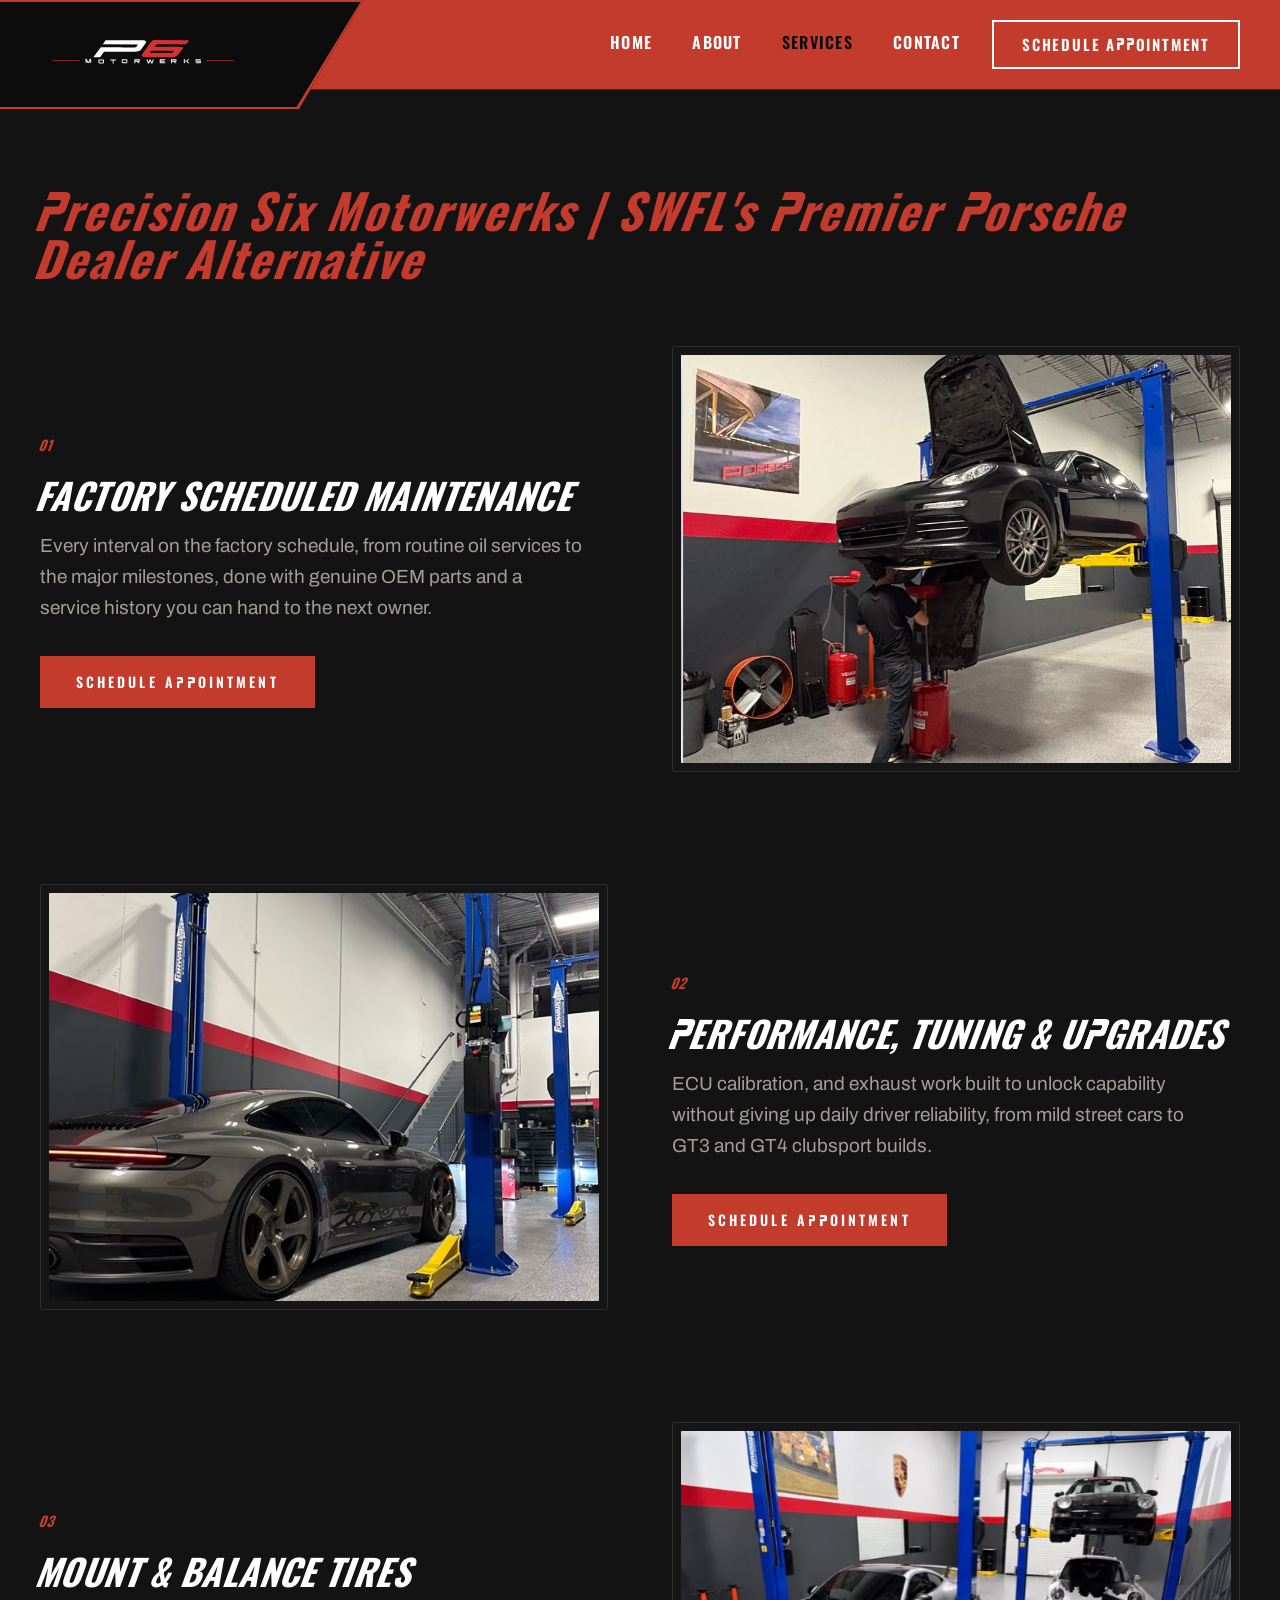
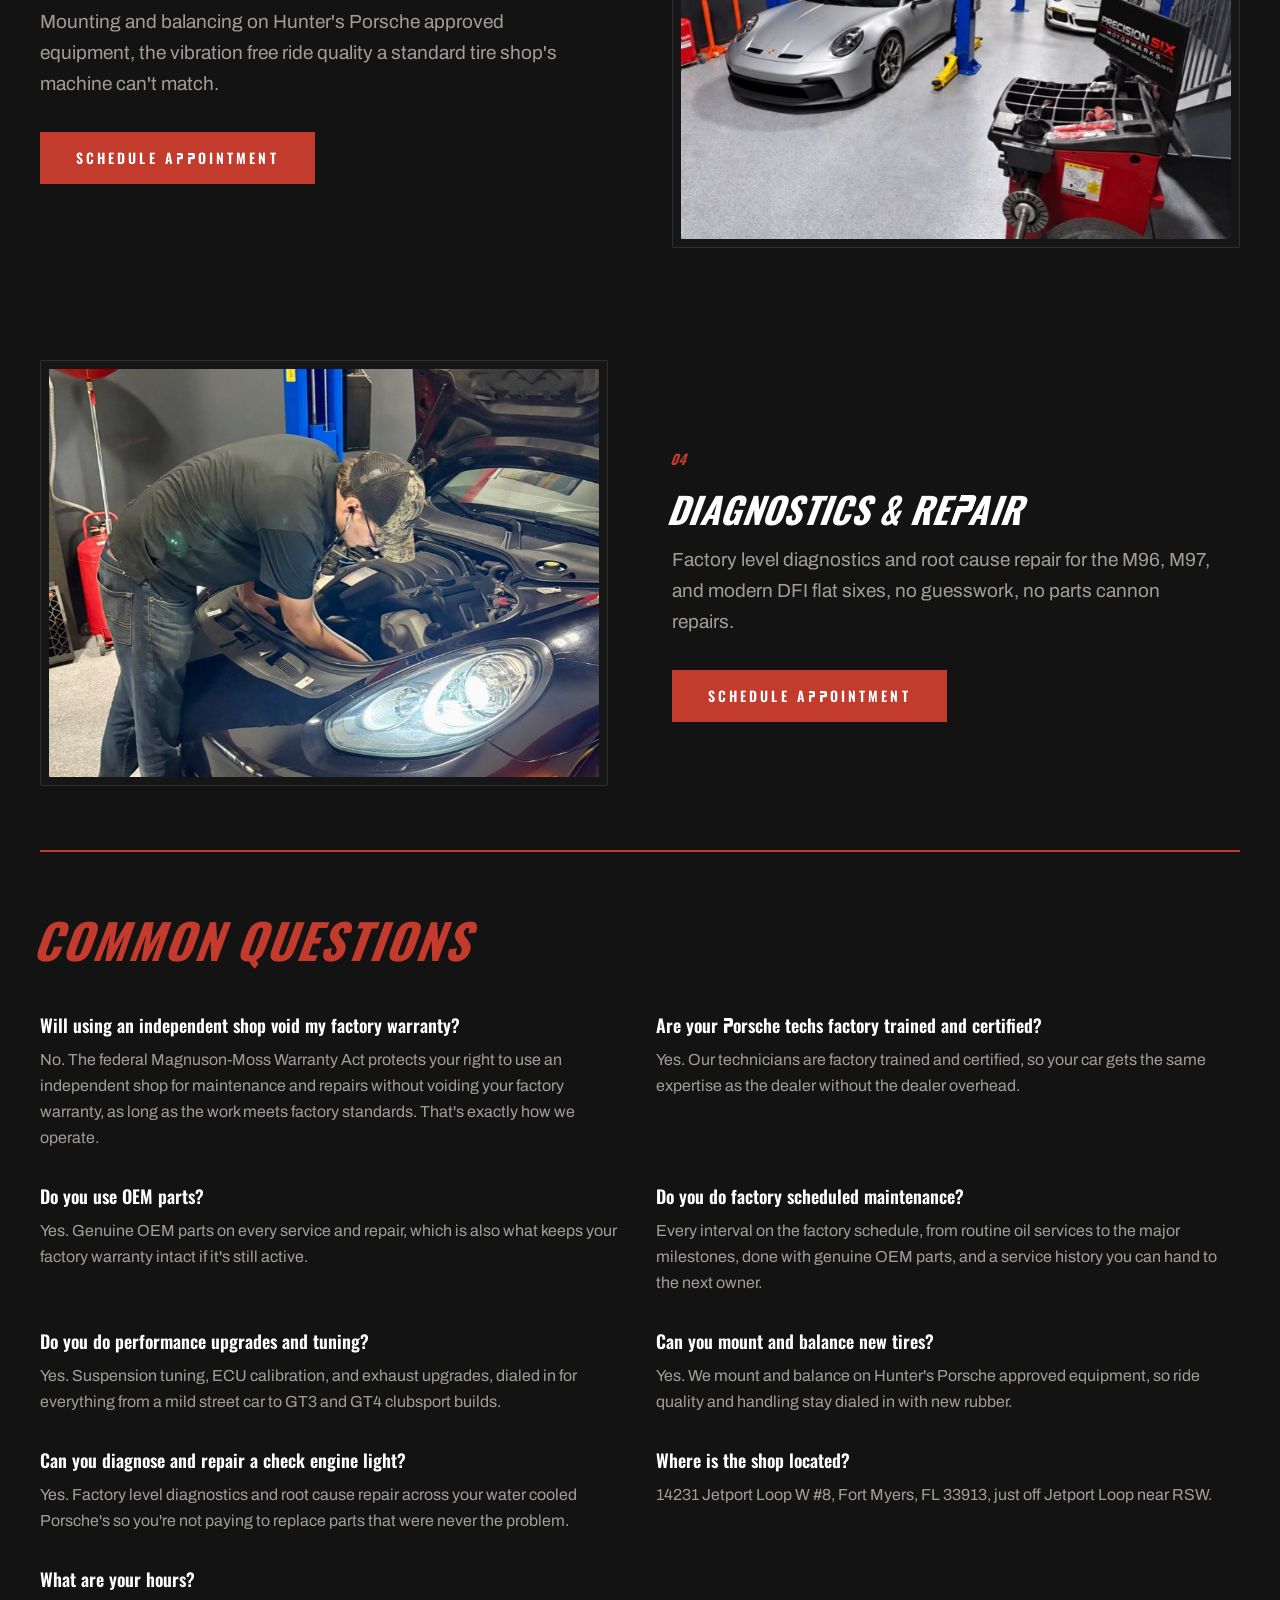
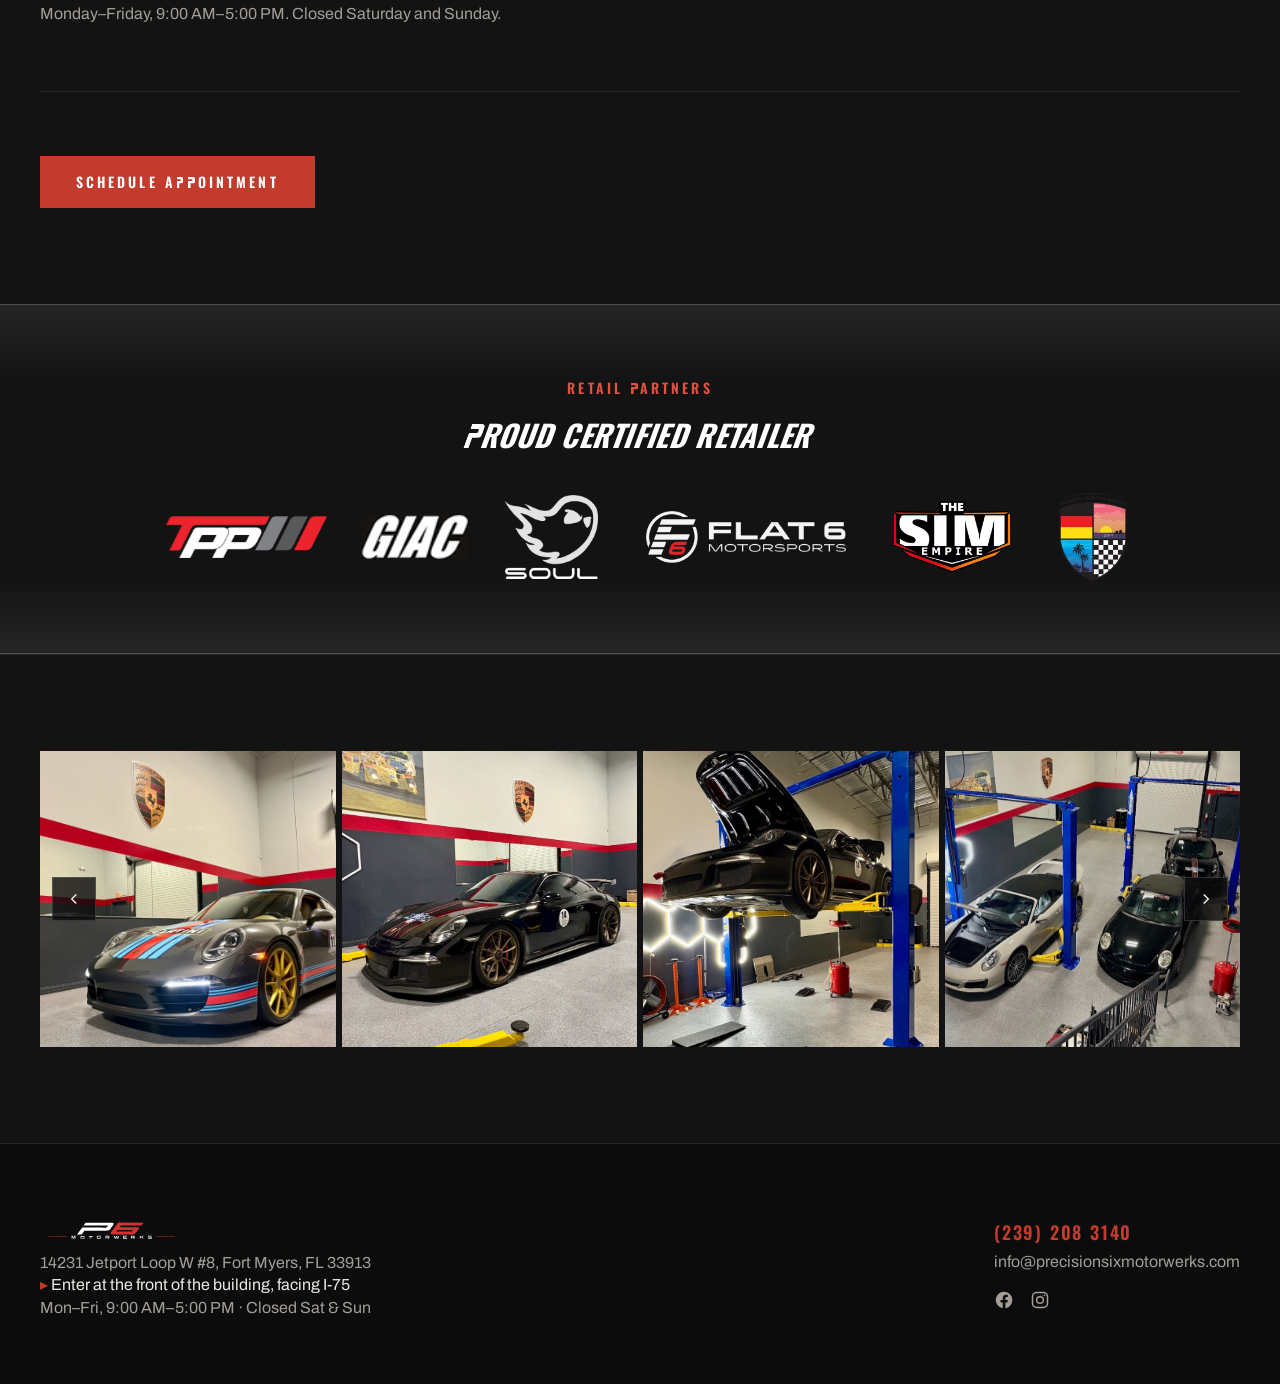
<file: services/index.html>
<!DOCTYPE html>
<html lang="en">
<head>
  <meta charSet="utf-8" />
  <meta name="viewport" content="width=device-width, initial-scale=1" />
  <!-- Favicon: the .ico is the fallback for older browsers, modern browsers pick the sharper SVG, and iPhones use the PNG for home screen shortcuts. -->
  <link rel="icon" href="/favicon.ico" sizes="32x32" />
  <link rel="icon" href="/favicon-192.png" type="image/png" sizes="192x192" />
  <link rel="icon" href="/favicon.svg" type="image/svg+xml" />
  <link rel="apple-touch-icon" href="/apple-touch-icon.png" />
  <link rel="stylesheet" href="https://fonts.googleapis.com/css2?family=Oswald:wght@500;600;700&amp;family=Archivo:ital,wght@0,400;0,500;1,700&amp;display=swap" data-precedence="default" />
  <link rel="stylesheet" href="/assets/index-D637ba7w.css" type="text/css" data-precedence="default" /><link rel="stylesheet" href="/assets/header.css"/><link rel="stylesheet" href="/assets/slant.css"/><link rel="stylesheet" href="/assets/service-cards.css"/><link rel="stylesheet" href="/assets/service-rows.css"/>
  <link rel="stylesheet" href="/fonts/leotrace.css" />
  <title>Services | Precision Six Motorwerks (P6) | Porsche Specialist in Fort Myers, FL</title>
  <meta name="description" content="Services at Precision Six Motorwerks (P6), an independent Porsche specialist in Fort Myers, FL: factory scheduled maintenance, performance tuning and upgrades, tire mounting and balancing, and diagnostics and repair." />
  <!-- Canonical tells search engines "this is the one true URL for this page" --
       useful if the same content is ever reachable at more than one address. -->
  <link rel="canonical" href="https://precisionsixmotorwerks.com/services" />
  <!-- Open Graph + Twitter Card: control the title/description/image shown
       when this page is shared as a link on Facebook, iMessage, Slack, X, etc. -->
  <meta property="og:type" content="website" />
  <meta property="og:site_name" content="Precision Six Motorwerks" />
  <meta property="og:title" content="Services | Precision Six Motorwerks (P6) | Porsche Specialist in Fort Myers, FL" />
  <meta property="og:description" content="Services at Precision Six Motorwerks (P6), an independent Porsche specialist in Fort Myers, FL: factory scheduled maintenance, performance tuning and upgrades, tire mounting and balancing, and diagnostics and repair." />
  <meta property="og:url" content="https://precisionsixmotorwerks.com/services" />
  <meta property="og:image" content="https://images.unsplash.com/photo-1658863567540-b8d86757bdf1?flip=h&amp;q=80&amp;w=1200&amp;h=630&amp;fit=crop&amp;auto=format" />
  <meta property="og:image:width" content="1200" />
  <meta property="og:image:height" content="630" />
  <meta name="twitter:card" content="summary_large_image" />
  <meta name="twitter:title" content="Services | Precision Six Motorwerks (P6) | Porsche Specialist in Fort Myers, FL" />
  <meta name="twitter:description" content="Services at Precision Six Motorwerks (P6), an independent Porsche specialist in Fort Myers, FL: factory scheduled maintenance, performance tuning and upgrades, tire mounting and balancing, and diagnostics and repair." />
  <meta name="twitter:image" content="https://images.unsplash.com/photo-1658863567540-b8d86757bdf1?flip=h&amp;q=80&amp;w=1200&amp;h=630&amp;fit=crop&amp;auto=format" />
  <link rel="preconnect" href="https://fonts.googleapis.com" />
  <link rel="preconnect" href="https://fonts.gstatic.com" crossorigin="anonymous" />
<link rel="stylesheet" href="/assets/body-text.css"/><link rel="stylesheet" href="/assets/carousel.css"/></head>
<body>
<div class="bg-[#0c0c0d] text-[#ece9e4] font-body">

  <!-- Header: same sticky nav bar as the other pages. SERVICES carries the
       `is-active` class here so it shows as the current page. -->
  <header class="site-header sticky top-0 z-30 border-b border-white/10 bg-gradient-to-b from-[#161616] to-[#0c0c0d]/95 backdrop-blur">
    <div class="mx-auto flex max-w-[1400px] items-center justify-between px-6 py-4 md:px-10">
      <div class="site-logo flex items-center gap-3">
        <img src="/images/p6-logo.svg" alt="Precision Six Motorwerks" style="height:40px;width:auto;display:block" />
      </div>
      <div class="flex items-center gap-8">
        <nav class="desktop-nav gap-10 font-label text-sm tracking-[0.18em]">
          <a href="/" class="pb-1 transition-colors nav-link-desktop">HOME</a>
          <a href="/about" class="pb-1 transition-colors nav-link-desktop">ABOUT</a>
          <a href="/services" class="pb-1 transition-colors nav-link-desktop is-active">SERVICES</a>
          <a href="/contact" class="pb-1 transition-colors nav-link-desktop">CONTACT</a>
        </nav>
        <a href="/contact#schedule" class="desktop-cta bg-[#c23b2c] px-9 py-4 font-label text-sm tracking-[0.22em] text-white transition-colors hover:bg-[#a6301f]">SCHEDULE APPOINTMENT</a>
        <button type="button" class="menu-toggle" data-menu-toggle aria-label="Toggle menu" aria-expanded="false">
          <svg data-icon-open viewBox="0 0 24 24" fill="none" stroke="currentColor" stroke-width="2" stroke-linecap="round"><line x1="3" y1="6" x2="21" y2="6"></line><line x1="3" y1="12" x2="21" y2="12"></line><line x1="3" y1="18" x2="21" y2="18"></line></svg>
          <svg data-icon-close viewBox="0 0 24 24" fill="none" stroke="currentColor" stroke-width="2" stroke-linecap="round" style="display:none"><line x1="5" y1="5" x2="19" y2="19"></line><line x1="19" y1="5" x2="5" y2="19"></line></svg>
        </button>
      </div>
    </div>
    <div class="mobile-nav" data-mobile-nav>
      <a href="/">HOME</a>
      <a href="/about">ABOUT</a>
      <a href="/services" class="is-active">SERVICES</a>
      <a href="/contact">CONTACT</a>
      <a href="/contact#schedule" class="mobile-cta">SCHEDULE APPOINTMENT</a>
    </div>
  </header>

  <!-- Services section. Same services and FAQ as the home page (laid out as
       alternating photo rows instead of the card grid), but the top
       heading is an <h1> because on a standalone page it's the main title
       (the home page uses <h2> there since its <h1> is the hero). -->
  <section class="border-t border-white/10 bg-[#131313]">
    <div class="mx-auto max-w-[1400px] px-6 py-24 md:px-10">
      <div class="mb-16">
        <h1 class="font-label text-4xl sm:text-5xl tracking-[0.04em] text-[#c23b2c]"><span class="slant">Precision</span> <span class="slant">Six</span> <span class="slant">Motorwerks</span> <span class="slant">|</span> <span class="slant">SWFL's</span> <span class="slant">Premier</span> <span class="slant">Porsche</span> <span class="slant">Dealer</span> <span class="slant">Alternative</span></h1>
      </div>

      <!-- Services as alternating rows (text | photo, then photo | text), so this page
           reads differently from the home page's 2x2 card grid. Layout lives in
           /assets/service-rows.css; text always comes first in the HTML and CSS
           swaps the sides on even rows. -->
      <div class="service-rows">
        <div class="service-row">
          <div data-reveal-card class="service-row-text">
            <span class="font-display text-sm text-[#c23b2c]"><span class="slant">01</span></span>
            <h3 class="mt-4 font-display text-white"><span class="slant">Factory</span> <span class="slant">Scheduled</span> <span class="slant">Maintenance</span></h3>
            <p class="mt-4 leading-relaxed text-[#a29e97]">Every interval on the factory schedule, from routine oil services to the major milestones, done with genuine OEM parts and a service history you can hand to the next owner.</p>
            <a href="/contact#schedule" class="service-row-cta inline-block bg-[#c23b2c] px-9 py-4 font-label text-sm tracking-[0.22em] text-white transition-colors hover:bg-[#a6301f]">SCHEDULE APPOINTMENT</a>
          </div>
          <div data-reveal class="service-row-media"><img src="/images/shop/shop-8.jpg" alt="Black Panamera raised on a lift with its hood open while a technician drains the oil" loading="lazy" width="900" height="675"></div>
        </div>
        <div class="service-row">
          <div data-reveal-card class="service-row-text">
            <span class="font-display text-sm text-[#c23b2c]"><span class="slant">02</span></span>
            <h3 class="mt-4 font-display text-white"><span class="slant">Performance,</span> <span class="slant">Tuning</span> <span class="slant"><span class="amp">&amp;</span></span> <span class="slant">Upgrades</span></h3>
            <p class="mt-4 leading-relaxed text-[#a29e97]">ECU calibration, and exhaust work built to unlock capability without giving up daily driver reliability, from mild street cars to GT3 and GT4 clubsport builds.</p>
            <a href="/contact#schedule" class="service-row-cta inline-block bg-[#c23b2c] px-9 py-4 font-label text-sm tracking-[0.22em] text-white transition-colors hover:bg-[#a6301f]">SCHEDULE APPOINTMENT</a>
          </div>
          <div data-reveal class="service-row-media"><img src="/images/shop/shop-3.jpg" alt="Grey 911 Carrera parked under a blue two post lift" loading="lazy" width="900" height="675"></div>
        </div>
        <div class="service-row">
          <div data-reveal-card class="service-row-text">
            <span class="font-display text-sm text-[#c23b2c]"><span class="slant">03</span></span>
            <h3 class="mt-4 font-display text-white"><span class="slant">Mount</span> <span class="slant"><span class="amp">&amp;</span></span> <span class="slant">Balance</span> <span class="slant">Tires</span></h3>
            <p class="mt-4 leading-relaxed text-[#a29e97]">Mounting and balancing on Hunter's Porsche approved equipment, the vibration free ride quality a standard tire shop's machine can't match.</p>
            <a href="/contact#schedule" class="service-row-cta inline-block bg-[#c23b2c] px-9 py-4 font-label text-sm tracking-[0.22em] text-white transition-colors hover:bg-[#a6301f]">SCHEDULE APPOINTMENT</a>
          </div>
          <div data-reveal class="service-row-media"><img src="/images/shop/shop-2.jpg" alt="Silver 911 GT3 beside the tire machine, with a 911 raised on a lift behind it" loading="lazy" width="900" height="675"></div>
        </div>
        <div class="service-row">
          <div data-reveal-card class="service-row-text">
            <span class="font-display text-sm text-[#c23b2c]"><span class="slant">04</span></span>
            <h3 class="mt-4 font-display text-white"><span class="slant">Diagnostics</span> <span class="slant"><span class="amp">&amp;</span></span> <span class="slant">Repair</span></h3>
            <p class="mt-4 leading-relaxed text-[#a29e97]">Factory level diagnostics and root cause repair for the M96, M97, and modern DFI flat sixes, no guesswork, no parts cannon repairs.</p>
            <a href="/contact#schedule" class="service-row-cta inline-block bg-[#c23b2c] px-9 py-4 font-label text-sm tracking-[0.22em] text-white transition-colors hover:bg-[#a6301f]">SCHEDULE APPOINTMENT</a>
          </div>
          <div data-reveal class="service-row-media"><img src="/images/shop/shop-7.jpg" alt="Technician using a mechanic's stethoscope to listen to the engine of a black Panamera" loading="lazy" width="900" height="675"></div>
        </div>
      </div>

      <div style="margin-top:64px;padding-top:64px;border-top:2px solid #c23b2c">
        <h2 class="font-label text-4xl text-[#c23b2c] sm:text-5xl tracking-[0.04em]"><span class="slant">COMMON</span> <span class="slant">QUESTIONS</span></h2>
        <div class="grid grid-cols-1 gap-8 md:grid-cols-2" style="margin-top:48px">
          <div class="faq-item"><h3>Will using an independent shop void my factory warranty?</h3><p>No. The federal Magnuson-Moss Warranty Act protects your right to use an independent shop for maintenance and repairs without voiding your factory warranty, as long as the work meets factory standards. That's exactly how we operate.</p></div>
          <div class="faq-item"><h3>Are your Porsche techs factory trained and certified?</h3><p>Yes. Our technicians are factory trained and certified, so your car gets the same expertise as the dealer without the dealer overhead.</p></div>
          <div class="faq-item"><h3>Do you use OEM parts?</h3><p>Yes. Genuine OEM parts on every service and repair, which is also what keeps your factory warranty intact if it's still active.</p></div>
          <div class="faq-item"><h3>Do you do factory scheduled maintenance?</h3><p>Every interval on the factory schedule, from routine oil services to the major milestones, done with genuine OEM parts, and a service history you can hand to the next owner.</p></div>
          <div class="faq-item"><h3>Do you do performance upgrades and tuning?</h3><p>Yes. Suspension tuning, ECU calibration, and exhaust upgrades, dialed in for everything from a mild street car to GT3 and GT4 clubsport builds.</p></div>          <div class="faq-item"><h3>Can you mount and balance new tires?</h3><p>Yes. We mount and balance on Hunter's Porsche approved equipment, so ride quality and handling stay dialed in with new rubber.</p></div>
          <div class="faq-item"><h3>Can you diagnose and repair a check engine light?</h3><p>Yes. Factory level diagnostics and root cause repair across your water cooled Porsche's so you're not paying to replace parts that were never the problem.</p></div>
          <div class="faq-item"><h3>Where is the shop located?</h3><p>14231 Jetport Loop W #8, Fort Myers, FL 33913, just off Jetport Loop near RSW.</p></div>
          <div class="faq-item"><h3>What are your hours?</h3><p>Monday–Friday, 9:00 AM–5:00 PM. Closed Saturday and Sunday.</p></div>
        </div>
      </div>

      <div class="border-t border-white/10" style="margin-top:64px;padding-top:64px">
        <a href="/contact#schedule" class="inline-block bg-[#c23b2c] px-9 py-4 font-label text-sm tracking-[0.22em] text-white transition-colors hover:bg-[#a6301f]">SCHEDULE APPOINTMENT</a>
      </div>
    </div>
  </section>

  <!-- Retail partners banner: brands P6 is a certified retailer for. To add a
       brand, crop its logo tight (no empty margin), drop it in /images/partners/
       and copy one <img> line below.
       The flex row wraps onto extra lines on narrow (phone) screens.
       Grey band (#131313, the same grey as the services section) whose soft grey
       glow comes from its top and bottom borders: two linear-gradients start as
       translucent white at each edge and fade to transparent toward the middle,
       so the thin divider lines look lit from behind. -->
  <section style="background:linear-gradient(to bottom,rgba(255,255,255,0.08),rgba(255,255,255,0) 22%),linear-gradient(to top,rgba(255,255,255,0.08),rgba(255,255,255,0) 22%),#131313;border-top:1px solid rgba(255,255,255,0.18);border-bottom:1px solid rgba(255,255,255,0.18)" aria-labelledby="partners-heading">
    <div class="mx-auto max-w-[1400px] px-6 md:px-10" style="padding-top:72px;padding-bottom:72px;text-align:center">
      <span class="font-label text-sm tracking-[0.22em]" style="color:#e0523f">RETAIL PARTNERS</span>
      <h2 id="partners-heading" class="mt-4 font-display text-2xl text-white sm:text-3xl"><span class="slant">Proud</span> <span class="slant">Certified</span> <span class="slant">Retailer</span></h2>
      <div style="display:flex;flex-wrap:wrap;align-items:center;justify-content:center;gap:48px;margin-top:40px">
        <!-- target="_blank" opens the partner site in a new tab; rel="noopener" stops that tab from controlling this page -->
        <!-- Even spacing: every logo file is cropped tight to its visible edges (no empty margin baked into the image),
             so the 48px flex gap above is the real visible gap between every pair. Keep new logos cropped the same way. -->
        <!-- Optical nudges: GIAC is italic, so its slanted letters sit back from the edges of their box and the gaps on
             both sides of it look wider than 48px. position:relative + left shifts TPP right on screen without moving
             anything else; GIAC's negative right margin pulls SOUL (and the rest of the row) in closer. -->
        <a href="https://trackprepperformance.com/" target="_blank" rel="noopener" aria-label="Track Prep Performance (opens in a new tab)" style="position:relative;left:13px"><img src="/images/partners/track-prep-performance.png" alt="Track Prep Performance" width="445" height="116" loading="lazy" style="height:42px;width:auto;display:block" /></a>
        <a href="https://giacusa.com/" target="_blank" rel="noopener" aria-label="GIAC (opens in a new tab)" style="margin-right:-11px"><img src="/images/partners/giac.png" alt="GIAC" width="82" height="34" loading="lazy" style="height:44px;width:auto;display:block" /></a>
        <!-- Each logo gets its own height so they look about the same visual size: the square SOUL mark runs taller, the wide Flat 6 wordmark shorter -->
        <a href="https://soulpp.com/" target="_blank" rel="noopener" aria-label="SOUL Performance Products (opens in a new tab)"><img src="/images/partners/soul.png" alt="SOUL Performance Products" width="266" height="240" loading="lazy" style="height:84px;width:auto;display:block" /></a>
        <a href="https://flat6motorsports.com/" target="_blank" rel="noopener" aria-label="Flat 6 Motorsports (opens in a new tab)"><img src="/images/partners/flat6-motorsports.png" alt="Flat 6 Motorsports" width="616" height="160" loading="lazy" style="height:52px;width:auto;display:block" /></a>
        <!-- .avif is a modern image format, smaller than PNG; every current browser can show it -->
        <a href="https://www.thesimempire.com/" target="_blank" rel="noopener" aria-label="The Sim Empire (opens in a new tab)"><img src="/images/partners/sim-empire.avif" alt="The Sim Empire" width="420" height="260" loading="lazy" style="height:72px;width:auto;display:block" /></a>
        <!-- Tall shield crest, so it gets a bit more height than the wide wordmarks to read at a similar size -->
        <a href="https://paradiseregion.com/" target="_blank" rel="noopener" aria-label="Paradise Region Gruppe (opens in a new tab)"><img src="/images/partners/paradise-region-gruppe.webp" alt="Paradise Region Gruppe" width="125" height="160" loading="lazy" style="height:88px;width:auto;display:block" /></a>
      </div>
    </div>
  </section>

  <!-- Photo carousel: the track starts empty and /assets/instagram.js fills it with shop photos (or Instagram posts once its feed ID is set). Same section as on the home and contact pages. -->
  <section id="instagram" role="region" aria-label="Photos from the shop" class="border-t border-white/10 bg-[#131313]"><div class="mx-auto max-w-[1400px] px-6 py-24 md:px-10"><div class="ig-wrap"><div class="ig-track"></div><button type="button" class="ig-arrow ig-prev" aria-label="Previous photos"><svg width="18" height="18" viewBox="0 0 24 24" fill="none" stroke="currentColor" stroke-width="2" aria-hidden="true"><path d="M15 18l-6-6 6-6"/></svg></button><button type="button" class="ig-arrow ig-next" aria-label="Next photos"><svg width="18" height="18" viewBox="0 0 24 24" fill="none" stroke="currentColor" stroke-width="2" aria-hidden="true"><path d="M9 18l6-6-6-6"/></svg></button></div></div></section>

  <footer class="border-t border-white/10 bg-[#0c0c0d]">
    <div class="mx-auto flex max-w-[1400px] flex-col gap-8 px-6 py-16 md:flex-row md:items-center md:justify-between md:px-10">
      <div>
        <img src="/images/p6-logo.svg" alt="Precision Six Motorwerks" style="height:36px;width:auto;display:block" />
        <p class="mt-2 max-w-sm text-sm text-[#a29e97]"><a href="https://www.google.com/maps/dir/?api=1&amp;destination=14231+Jetport+Loop+W+%238,+Fort+Myers,+FL+33913" target="_blank" rel="noopener" class="transition-colors hover:text-[#e0523f]">14231 Jetport Loop W #8, Fort Myers, FL 33913</a><br/><span class="text-[#ece9e4]"><span class="text-[#c23b2c]">&#9656;</span> Enter at the front of the building, facing I-75</span><br/>Mon–Fri, 9:00 AM–5:00 PM · Closed Sat &amp; Sun</p>
      </div>
      <div>
        <a href="tel:12392083140" class="font-label text-lg tracking-[0.1em] text-[#c23b2c] transition-colors hover:text-[#e0523f]">(239) 208 3140</a>
        <a href="mailto:info@precisionsixmotorwerks.com" class="mt-1 text-sm text-[#a29e97] transition-colors hover:text-[#e0523f]" style="display:block">info@precisionsixmotorwerks.com</a>
        <div class="social-icons" style="margin-top:16px">
          <a href="https://www.facebook.com/people/Precision-Six-Motorwerks/61594132116710/" target="_blank" rel="noopener" aria-label="Facebook"><svg viewBox="0 0 24 24" fill="currentColor"><path d="M22 12a10 10 0 1 0-11.5 9.87v-6.98H7.9V12h2.6V9.8c0-2.56 1.52-3.98 3.86-3.98 1.12 0 2.3.2 2.3.2v2.5h-1.3c-1.28 0-1.68.8-1.68 1.62V12h2.86l-.46 2.89h-2.4v6.98A10 10 0 0 0 22 12Z"></path></svg></a>
          <a href="https://www.instagram.com/precisionsixmotorwerks" target="_blank" rel="noopener" aria-label="Instagram"><svg viewBox="0 0 24 24" fill="none" stroke="currentColor" stroke-width="1.8"><rect x="3" y="3" width="18" height="18" rx="5"></rect><circle cx="12" cy="12" r="4"></circle><circle cx="17.5" cy="6.5" r="1" fill="currentColor" stroke="none"></circle></svg></a>
        </div>
      </div>
    </div>
  </footer>

</div>
<!-- Shared vanilla script: runs the mobile menu toggle and nav highlighting. -->
<script src="/assets/site.js"></script>
<!-- Fills the photo carousel. defer = download alongside the page, run once the HTML is fully read. -->
<script src="/assets/instagram.js" defer></script>

<!-- Structured data (JSON-LD): machine-readable facts about the business and
     this page's FAQ content, in a vocabulary called schema.org. Search engines
     and AI answer engines (Google AI Overviews, ChatGPT, Perplexity) read this
     directly instead of having to guess it from the visible page text — it's
     the main lever for "AEO" (answer-engine optimization). Kept identical to
     the copy on index.html so it matches wherever a crawler lands first. -->
<script type="application/ld+json">
{
  "@context": "https://schema.org",
  "@type": "AutoRepair",
  "name": "Precision Six Motorwerks",
  "alternateName": "P6 Motorwerks",
  "image": "https://precisionsixmotorwerks.com/images/p6-logo.svg",
  "url": "https://precisionsixmotorwerks.com/",
  "telephone": "+12392083140",
  "email": "info@precisionsixmotorwerks.com",
  "priceRange": "$$",
  "address": {
    "@type": "PostalAddress",
    "streetAddress": "14231 Jetport Loop W #8",
    "addressLocality": "Fort Myers",
    "addressRegion": "FL",
    "postalCode": "33913",
    "addressCountry": "US"
  },
  "openingHoursSpecification": [
    {
      "@type": "OpeningHoursSpecification",
      "dayOfWeek": ["Monday", "Tuesday", "Wednesday", "Thursday", "Friday"],
      "opens": "09:00",
      "closes": "17:00"
    }
  ],
  "sameAs": [
    "https://www.facebook.com/people/Precision-Six-Motorwerks/61594132116710/",
    "https://www.instagram.com/precisionsixmotorwerks"
  ]
}
</script>
<script type="application/ld+json">
{
  "@context": "https://schema.org",
  "@type": "FAQPage",
  "mainEntity": [
    {
      "@type": "Question",
      "name": "Will using an independent shop void my factory warranty?",
      "acceptedAnswer": {
        "@type": "Answer",
        "text": "No. The federal Magnuson-Moss Warranty Act protects your right to use an independent shop for maintenance and repairs without voiding your factory warranty, as long as the work meets factory standards. That's exactly how we operate."
      }
    },
    {
      "@type": "Question",
      "name": "Are your Porsche techs factory trained and certified?",
      "acceptedAnswer": {
        "@type": "Answer",
        "text": "Yes. Our technicians are factory trained and certified, so your car gets the same expertise as the dealer without the dealer overhead."
      }
    },
    {
      "@type": "Question",
      "name": "Do you use OEM parts?",
      "acceptedAnswer": {
        "@type": "Answer",
        "text": "Yes. Genuine OEM parts on every service and repair, which is also what keeps your factory warranty intact if it's still active."
      }
    },
    {
      "@type": "Question",
      "name": "Do you do factory scheduled maintenance?",
      "acceptedAnswer": {
        "@type": "Answer",
        "text": "Every interval on the factory schedule, from routine oil services to the major milestones, done with genuine OEM parts, and a service history you can hand to the next owner."
      }
    },
    {
      "@type": "Question",
      "name": "Do you do performance upgrades and tuning?",
      "acceptedAnswer": {
        "@type": "Answer",
        "text": "Yes. Suspension tuning, ECU calibration, and exhaust upgrades, dialed in for everything from a mild street car to GT3 and GT4 clubsport builds."
      }
    },
    {
      "@type": "Question",
      "name": "Can you mount and balance new tires?",
      "acceptedAnswer": {
        "@type": "Answer",
        "text": "Yes. We mount and balance on Hunter's Porsche approved equipment, so ride quality and handling stay dialed in with new rubber."
      }
    },
    {
      "@type": "Question",
      "name": "Can you diagnose and repair a check engine light?",
      "acceptedAnswer": {
        "@type": "Answer",
        "text": "Yes. Factory level diagnostics and root cause repair across your water cooled Porsche's so you're not paying to replace parts that were never the problem."
      }
    },
    {
      "@type": "Question",
      "name": "Where is the shop located?",
      "acceptedAnswer": {
        "@type": "Answer",
        "text": "14231 Jetport Loop W #8, Fort Myers, FL 33913, just off Jetport Loop near RSW."
      }
    },
    {
      "@type": "Question",
      "name": "What are your hours?",
      "acceptedAnswer": {
        "@type": "Answer",
        "text": "Monday–Friday, 9:00 AM–5:00 PM. Closed Saturday and Sunday."
      }
    }
  ]
}
</script>
</body>
</html>
</file>
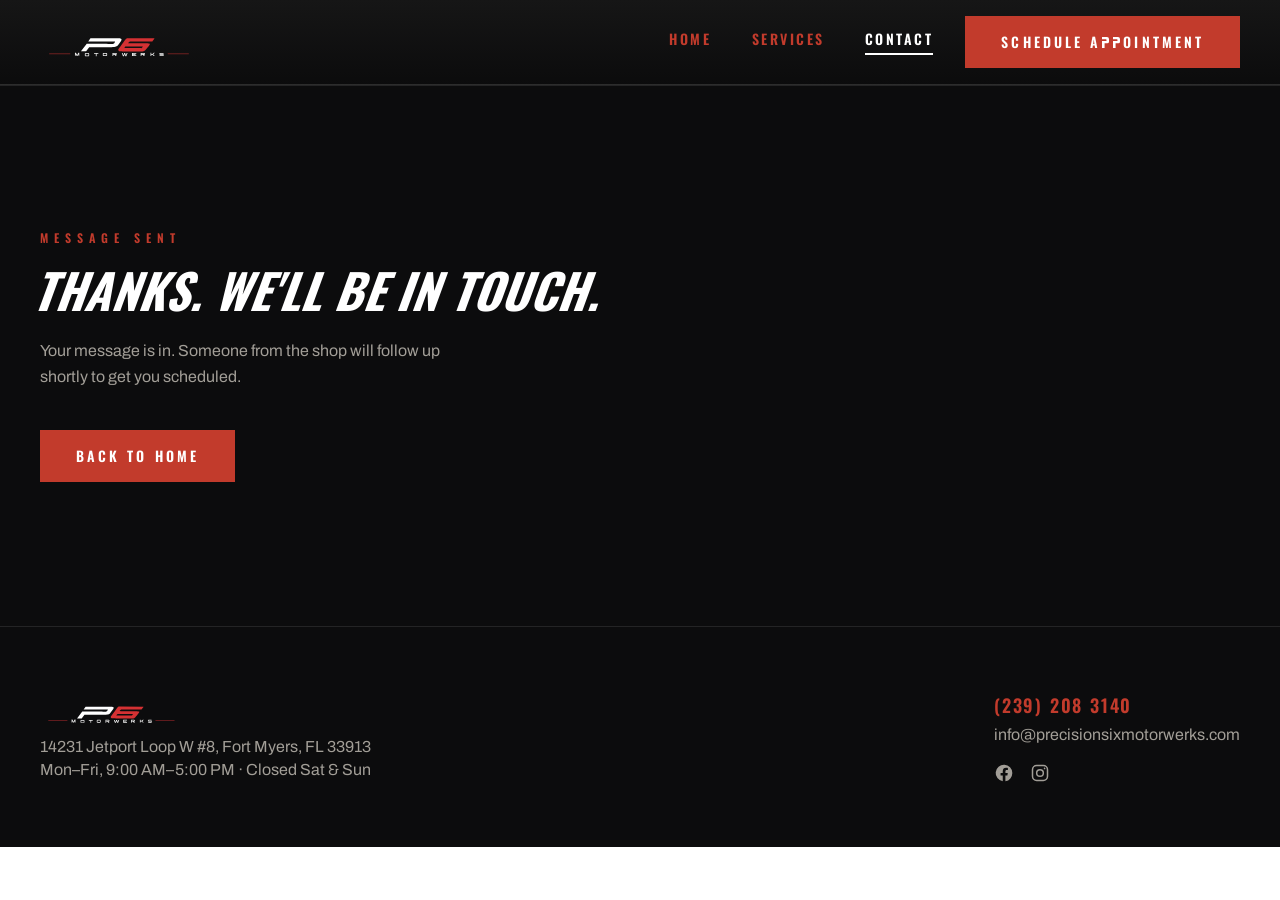
<file: contact/thank-you/index.html>
<!DOCTYPE html><html lang="en"><head><meta charSet="utf-8"/><meta name="viewport" content="width=device-width, initial-scale=1"/><link rel="icon" href="/favicon.ico" sizes="32x32"/><link rel="icon" href="/favicon.svg" type="image/svg+xml"/><link rel="apple-touch-icon" href="/apple-touch-icon.png"/><link rel="stylesheet" href="https://fonts.googleapis.com/css2?family=Oswald:wght@500;600;700&amp;family=Archivo:ital,wght@0,400;0,500;1,700&amp;display=swap" data-precedence="default"/><link rel="stylesheet" href="/assets/index-D637ba7w.css" type="text/css" data-precedence="default"/><link rel="stylesheet" href="/fonts/leotrace.css"/><link rel="stylesheet" href="/assets/slant.css"/><title>Message Sent | Precision Six Motorwerks (P6)</title><meta name="description" content="Thanks for reaching out to Precision Six Motorwerks (P6). We'll be in touch soon."/><meta name="robots" content="noindex,follow"/><link rel="canonical" href="https://precisionsixmotorwerks.com/contact/thank-you"/><link rel="preconnect" href="https://fonts.googleapis.com"/><link rel="preconnect" href="https://fonts.gstatic.com" crossorigin="anonymous"/><link rel="stylesheet" href="/assets/body-text.css"/></head><body><div class="bg-[#0c0c0d] text-[#ece9e4] font-body"><header class="sticky top-0 z-30 border-b border-white/10 bg-gradient-to-b from-[#161616] to-[#0c0c0d]/95 backdrop-blur"><div class="mx-auto flex max-w-[1400px] items-center justify-between px-6 py-4 md:px-10"><div class="flex items-center gap-3"><img src="/images/p6-logo.svg" alt="Precision Six Motorwerks" style="height:40px;width:auto;display:block"/></div><div class="flex items-center gap-8"><nav class="desktop-nav gap-10 font-label text-sm tracking-[0.18em]"><a href="/" class="pb-1 transition-colors nav-link-desktop">HOME</a><a href="/services" class="pb-1 transition-colors nav-link-desktop">SERVICES</a><a href="/contact" class="pb-1 transition-colors nav-link-desktop is-active">CONTACT</a></nav><a href="/contact#schedule" class="desktop-cta bg-[#c23b2c] px-9 py-4 font-label text-sm tracking-[0.22em] text-white transition-colors hover:bg-[#a6301f]">SCHEDULE APPOINTMENT</a><button type="button" class="menu-toggle" data-menu-toggle aria-label="Toggle menu" aria-expanded="false"><svg data-icon-open viewBox="0 0 24 24" fill="none" stroke="currentColor" stroke-width="2" stroke-linecap="round"><line x1="3" y1="6" x2="21" y2="6"></line><line x1="3" y1="12" x2="21" y2="12"></line><line x1="3" y1="18" x2="21" y2="18"></line></svg><svg data-icon-close viewBox="0 0 24 24" fill="none" stroke="currentColor" stroke-width="2" stroke-linecap="round" style="display:none"><line x1="5" y1="5" x2="19" y2="19"></line><line x1="19" y1="5" x2="5" y2="19"></line></svg></button></div></div><div class="mobile-nav" data-mobile-nav><a href="/">HOME</a><a href="/services">SERVICES</a><a href="/contact" class="is-active">CONTACT</a><a href="/contact#schedule" class="mobile-cta">SCHEDULE APPOINTMENT</a></div></header><section class="border-t border-white/10 bg-[#0c0c0d]"><div class="mx-auto flex max-w-[1400px] flex-col justify-center px-6 py-24 md:px-10" style="min-height:60vh;align-items:flex-start"><p class="font-label mb-5 text-xs tracking-[0.5em] text-[#c23b2c]">MESSAGE SENT</p><h1 class="font-display text-4xl text-white sm:text-5xl"><span class="slant">THANKS.</span> <span class="slant">WE'LL</span> <span class="slant">BE</span> <span class="slant">IN</span> <span class="slant">TOUCH.</span></h1><p class="max-w-md text-sm leading-relaxed text-[#a29e97]" style="margin-top:24px">Your message is in. Someone from the shop will follow up shortly to get you scheduled.</p><a href="/" class="mt-10 inline-block bg-[#c23b2c] px-9 py-4 font-label text-sm tracking-[0.22em] text-white transition-colors hover:bg-[#a6301f]">BACK TO HOME</a></div></section><footer class="border-t border-white/10 bg-[#0c0c0d]"><div class="mx-auto flex max-w-[1400px] flex-col gap-8 px-6 py-16 md:flex-row md:items-center md:justify-between md:px-10"><div><img src="/images/p6-logo.svg" alt="Precision Six Motorwerks" style="height:36px;width:auto;display:block"/><p class="mt-2 max-w-sm text-sm text-[#a29e97]"><a href="https://www.google.com/maps/dir/?api=1&amp;destination=14231+Jetport+Loop+W+%238,+Fort+Myers,+FL+33913" target="_blank" rel="noopener" class="transition-colors hover:text-[#e0523f]">14231 Jetport Loop W #8, Fort Myers, FL 33913</a><br/>Mon–Fri, 9:00 AM–5:00 PM · Closed Sat &amp; Sun</p></div><div><a href="tel:12392083140" class="font-label text-lg tracking-[0.1em] text-[#c23b2c] transition-colors hover:text-[#e0523f]">(239) 208 3140</a><a href="mailto:info@precisionsixmotorwerks.com" class="mt-1 text-sm text-[#a29e97] transition-colors hover:text-[#e0523f]" style="display:block">info@precisionsixmotorwerks.com</a><div class="social-icons" style="margin-top:16px"><a href="https://www.facebook.com/people/Precision-Six-Motorwerks/61594132116710/" target="_blank" rel="noopener" aria-label="Facebook"><svg viewBox="0 0 24 24" fill="currentColor"><path d="M22 12a10 10 0 1 0-11.5 9.87v-6.98H7.9V12h2.6V9.8c0-2.56 1.52-3.98 3.86-3.98 1.12 0 2.3.2 2.3.2v2.5h-1.3c-1.28 0-1.68.8-1.68 1.62V12h2.86l-.46 2.89h-2.4v6.98A10 10 0 0 0 22 12Z"></path></svg></a><a href="https://www.instagram.com/precisionsixmotorwerks" target="_blank" rel="noopener" aria-label="Instagram"><svg viewBox="0 0 24 24" fill="none" stroke="currentColor" stroke-width="1.8"><rect x="3" y="3" width="18" height="18" rx="5"></rect><circle cx="12" cy="12" r="4"></circle><circle cx="17.5" cy="6.5" r="1" fill="currentColor" stroke="none"></circle></svg></a></div></div></div></footer><script src="/assets/site.js"></script></div></body></html>
</file>
<file: assets/index-D637ba7w.css>
@layer properties{@supports (((-webkit-hyphens:none)) and (not (margin-trim:inline))) or ((-moz-orient:inline) and (not (color:rgb(from red r g b)))){*,:before,:after,::backdrop{--tw-rotate-x:initial;--tw-rotate-y:initial;--tw-rotate-z:initial;--tw-skew-x:initial;--tw-skew-y:initial;--tw-border-style:solid;--tw-gradient-position:initial;--tw-gradient-from:#0000;--tw-gradient-via:#0000;--tw-gradient-to:#0000;--tw-gradient-stops:initial;--tw-gradient-via-stops:initial;--tw-gradient-from-position:0%;--tw-gradient-via-position:50%;--tw-gradient-to-position:100%;--tw-leading:initial;--tw-font-weight:initial;--tw-tracking:initial;--tw-blur:initial;--tw-brightness:initial;--tw-contrast:initial;--tw-grayscale:initial;--tw-hue-rotate:initial;--tw-invert:initial;--tw-opacity:initial;--tw-saturate:initial;--tw-sepia:initial;--tw-drop-shadow:initial;--tw-drop-shadow-color:initial;--tw-drop-shadow-alpha:100%;--tw-drop-shadow-size:initial;--tw-backdrop-blur:initial;--tw-backdrop-brightness:initial;--tw-backdrop-contrast:initial;--tw-backdrop-grayscale:initial;--tw-backdrop-hue-rotate:initial;--tw-backdrop-invert:initial;--tw-backdrop-opacity:initial;--tw-backdrop-saturate:initial;--tw-backdrop-sepia:initial}}}@layer theme{:root,:host{--font-sans:ui-sans-serif, system-ui, sans-serif, "Apple Color Emoji", "Segoe UI Emoji", "Segoe UI Symbol", "Noto Color Emoji";--font-mono:ui-monospace, SFMono-Regular, Menlo, Monaco, Consolas, "Liberation Mono", "Courier New", monospace;--color-blue-600:oklch(54.6% .245 262.881);--color-gray-600:oklch(44.6% .03 256.802);--color-white:#fff;--spacing:.25rem;--container-sm:24rem;--container-md:28rem;--container-xl:36rem;--text-xs:.75rem;--text-xs--line-height:calc(1 / .75);--text-sm:.875rem;--text-sm--line-height:calc(1.25 / .875);--text-lg:1.125rem;--text-lg--line-height:calc(1.75 / 1.125);--text-xl:1.25rem;--text-xl--line-height:calc(1.75 / 1.25);--text-2xl:1.5rem;--text-2xl--line-height:calc(2 / 1.5);--text-3xl:1.875rem;--text-3xl--line-height: 1.2 ;--text-4xl:2.25rem;--text-4xl--line-height:calc(2.5 / 2.25);--text-5xl:3rem;--text-5xl--line-height:1;--font-weight-bold:700;--leading-relaxed:1.625;--radius-sm:.25rem;--default-transition-duration:.15s;--default-transition-timing-function:cubic-bezier(.4, 0, .2, 1);--default-font-family:var(--font-sans);--default-mono-font-family:var(--font-mono);--font-display:"LeoTrace", "Oswald", system-ui, sans-serif;--font-label:"Oswald", system-ui, sans-serif;--font-body:"Archivo", system-ui, sans-serif}}@layer base{*,:after,:before,::backdrop{box-sizing:border-box;border:0 solid;margin:0;padding:0}::file-selector-button{box-sizing:border-box;border:0 solid;margin:0;padding:0}html,:host{-webkit-text-size-adjust:100%;tab-size:4;line-height:1.5;font-family:var(--default-font-family,ui-sans-serif, system-ui, sans-serif, "Apple Color Emoji", "Segoe UI Emoji", "Segoe UI Symbol", "Noto Color Emoji");font-feature-settings:var(--default-font-feature-settings,normal);font-variation-settings:var(--default-font-variation-settings,normal);-webkit-tap-highlight-color:transparent}hr{height:0;color:inherit;border-top-width:1px}abbr:where([title]){-webkit-text-decoration:underline dotted;text-decoration:underline dotted}h1,h2,h3,h4,h5,h6{font-size:inherit;font-weight:inherit}a{color:inherit;-webkit-text-decoration:inherit;text-decoration:inherit}b,strong{font-weight:bolder}code,kbd,samp,pre{font-family:var(--default-mono-font-family,ui-monospace, SFMono-Regular, Menlo, Monaco, Consolas, "Liberation Mono", "Courier New", monospace);font-feature-settings:var(--default-mono-font-feature-settings,normal);font-variation-settings:var(--default-mono-font-variation-settings,normal);font-size:1em}small{font-size:80%}sub,sup{vertical-align:baseline;font-size:75%;line-height:0;position:relative}sub{bottom:-.25em}sup{top:-.5em}table{text-indent:0;border-color:inherit;border-collapse:collapse}:-moz-focusring{outline:auto}progress{vertical-align:baseline}summary{display:list-item}ol,ul,menu{list-style:none}img,svg,video,canvas,audio,iframe,embed,object{vertical-align:middle;display:block}img,video{max-width:100%;height:auto}button,input,select,optgroup,textarea{font:inherit;font-feature-settings:inherit;font-variation-settings:inherit;letter-spacing:inherit;color:inherit;opacity:1;background-color:#0000;border-radius:0}::file-selector-button{font:inherit;font-feature-settings:inherit;font-variation-settings:inherit;letter-spacing:inherit;color:inherit;opacity:1;background-color:#0000;border-radius:0}:where(select:is([multiple],[size])) optgroup{font-weight:bolder}:where(select:is([multiple],[size])) optgroup option{padding-inline-start:20px}::file-selector-button{margin-inline-end:4px}::placeholder{opacity:1}@supports (not ((-webkit-appearance:-apple-pay-button))) or (contain-intrinsic-size:1px){::placeholder{color:currentColor}@supports (color:color-mix(in lab,red,red)){::placeholder{color:color-mix(in oklab,currentcolor 50%,transparent)}}}textarea{resize:vertical}::-webkit-search-decoration{-webkit-appearance:none}::-webkit-date-and-time-value{min-height:1lh;text-align:inherit}::-webkit-datetime-edit{display:inline-flex}::-webkit-datetime-edit-fields-wrapper{padding:0}::-webkit-datetime-edit{padding-block:0}::-webkit-datetime-edit-year-field{padding-block:0}::-webkit-datetime-edit-month-field{padding-block:0}::-webkit-datetime-edit-day-field{padding-block:0}::-webkit-datetime-edit-hour-field{padding-block:0}::-webkit-datetime-edit-minute-field{padding-block:0}::-webkit-datetime-edit-second-field{padding-block:0}::-webkit-datetime-edit-millisecond-field{padding-block:0}::-webkit-datetime-edit-meridiem-field{padding-block:0}::-webkit-calendar-picker-indicator{line-height:1}:-moz-ui-invalid{box-shadow:none}button,input:where([type=button],[type=reset],[type=submit]){appearance:button}::file-selector-button{appearance:button}::-webkit-inner-spin-button{height:auto}::-webkit-outer-spin-button{height:auto}[hidden]:where(:not([hidden=until-found])){display:none!important}}@layer components;@layer utilities{.absolute{position:absolute}.relative{position:relative}.static{position:static}.sticky{position:sticky}.inset-0{inset:calc(var(--spacing) * 0)}.start{inset-inline-start:var(--spacing)}.top-0{top:calc(var(--spacing) * 0)}.isolate{isolation:isolate}.z-30{z-index:30}.mx-auto{margin-inline:auto}.mt-1{margin-top:calc(var(--spacing) * 1)}.mt-2{margin-top:calc(var(--spacing) * 2)}.mt-4{margin-top:calc(var(--spacing) * 4)}.mt-7{margin-top:calc(var(--spacing) * 7)}.mt-10{margin-top:calc(var(--spacing) * 10)}.mb-5{margin-bottom:calc(var(--spacing) * 5)}.mb-16{margin-bottom:calc(var(--spacing) * 16)}.flex{display:flex}.grid{display:grid}.hidden{display:none}.inline-block{display:inline-block}.h-full{height:100%}.min-h-\[88vh\]{min-height:88vh}.w-full{width:100%}.max-w-\[1400px\]{max-width:1400px}.max-w-md{max-width:var(--container-md)}.max-w-sm{max-width:var(--container-sm)}.max-w-xl{max-width:var(--container-xl)}.transform{transform:var(--tw-rotate-x,) var(--tw-rotate-y,) var(--tw-rotate-z,) var(--tw-skew-x,) var(--tw-skew-y,)}.grid-cols-1{grid-template-columns:repeat(1,minmax(0,1fr))}.flex-col{flex-direction:column}.items-center{align-items:center}.justify-between{justify-content:space-between}.justify-center{justify-content:center}.gap-3{gap:calc(var(--spacing) * 3)}.gap-4{gap:calc(var(--spacing) * 4)}.gap-8{gap:calc(var(--spacing) * 8)}.gap-10{gap:calc(var(--spacing) * 10)}.gap-px{gap:1px}.overflow-hidden{overflow:hidden}.rounded-sm{border-radius:var(--radius-sm)}.border-t{border-top-style:var(--tw-border-style);border-top-width:1px}.border-b{border-bottom-style:var(--tw-border-style);border-bottom-width:1px}.border-b-2{border-bottom-style:var(--tw-border-style);border-bottom-width:2px}.border-white{border-color:var(--color-white)}.border-white\/10{border-color:#ffffff1a}@supports (color:color-mix(in lab,red,red)){.border-white\/10{border-color:color-mix(in oklab,var(--color-white) 10%,transparent)}}.bg-\[\#0c0c0d\]{background-color:#0c0c0d}.bg-\[\#131313\]{background-color:#131313}.bg-\[\#c23b2c\]{background-color:#c23b2c}.bg-white\/10{background-color:#ffffff1a}@supports (color:color-mix(in lab,red,red)){.bg-white\/10{background-color:color-mix(in oklab,var(--color-white) 10%,transparent)}}.bg-gradient-to-b{--tw-gradient-position:to bottom in oklab;background-image:linear-gradient(var(--tw-gradient-stops))}.bg-gradient-to-r{--tw-gradient-position:to right in oklab;background-image:linear-gradient(var(--tw-gradient-stops))}.bg-gradient-to-t{--tw-gradient-position:to top in oklab;background-image:linear-gradient(var(--tw-gradient-stops))}.from-\[\#08080a\]{--tw-gradient-from:#08080a;--tw-gradient-stops:var(--tw-gradient-via-stops,var(--tw-gradient-position), var(--tw-gradient-from) var(--tw-gradient-from-position), var(--tw-gradient-to) var(--tw-gradient-to-position))}.from-\[\#161616\]{--tw-gradient-from:#161616;--tw-gradient-stops:var(--tw-gradient-via-stops,var(--tw-gradient-position), var(--tw-gradient-from) var(--tw-gradient-from-position), var(--tw-gradient-to) var(--tw-gradient-to-position))}.via-\[\#08080a\]\/70{--tw-gradient-via:oklab(13.5449% .00126506 -.00448222/.7);--tw-gradient-via-stops:var(--tw-gradient-position), var(--tw-gradient-from) var(--tw-gradient-from-position), var(--tw-gradient-via) var(--tw-gradient-via-position), var(--tw-gradient-to) var(--tw-gradient-to-position);--tw-gradient-stops:var(--tw-gradient-via-stops)}.via-transparent{--tw-gradient-via:transparent;--tw-gradient-via-stops:var(--tw-gradient-position), var(--tw-gradient-from) var(--tw-gradient-from-position), var(--tw-gradient-via) var(--tw-gradient-via-position), var(--tw-gradient-to) var(--tw-gradient-to-position);--tw-gradient-stops:var(--tw-gradient-via-stops)}.to-\[\#0c0c0d\]\/95{--tw-gradient-to:oklab(15.4794% .000584938 -.00201984/.95);--tw-gradient-stops:var(--tw-gradient-via-stops,var(--tw-gradient-position), var(--tw-gradient-from) var(--tw-gradient-from-position), var(--tw-gradient-to) var(--tw-gradient-to-position))}.to-\[\#08080a\]\/40{--tw-gradient-to:oklab(13.5449% .00126506 -.00448222/.4);--tw-gradient-stops:var(--tw-gradient-via-stops,var(--tw-gradient-position), var(--tw-gradient-from) var(--tw-gradient-from-position), var(--tw-gradient-to) var(--tw-gradient-to-position))}.to-transparent{--tw-gradient-to:transparent;--tw-gradient-stops:var(--tw-gradient-via-stops,var(--tw-gradient-position), var(--tw-gradient-from) var(--tw-gradient-from-position), var(--tw-gradient-to) var(--tw-gradient-to-position))}.object-cover{object-fit:cover}.object-\[70\%_50\%\]{object-position:70% 50%}.p-8{padding:calc(var(--spacing) * 8)}.px-6{padding-inline:calc(var(--spacing) * 6)}.px-9{padding-inline:calc(var(--spacing) * 9)}.py-4{padding-block:calc(var(--spacing) * 4)}.py-16{padding-block:calc(var(--spacing) * 16)}.py-24{padding-block:calc(var(--spacing) * 24)}.pb-1{padding-bottom:calc(var(--spacing) * 1)}.font-body{font-family:var(--font-body)}.font-display{font-family:var(--font-display)}.font-label{font-family:var(--font-label)}.text-2xl{font-size:var(--text-2xl);line-height:var(--tw-leading,var(--text-2xl--line-height))}.text-4xl{font-size:var(--text-4xl);line-height:var(--tw-leading,var(--text-4xl--line-height))}.text-lg{font-size:var(--text-lg);line-height:var(--tw-leading,var(--text-lg--line-height))}.text-sm{font-size:var(--text-sm);line-height:var(--tw-leading,var(--text-sm--line-height))}.text-xl{font-size:var(--text-xl);line-height:var(--tw-leading,var(--text-xl--line-height))}.text-xs{font-size:var(--text-xs);line-height:var(--tw-leading,var(--text-xs--line-height))}.text-\[10px\]{font-size:10px}.text-\[13vw\]{font-size:13vw}.leading-\[0\.88\]{--tw-leading:.88;line-height:.88}.leading-none{--tw-leading:1;line-height:1}.leading-relaxed{--tw-leading:var(--leading-relaxed);line-height:var(--leading-relaxed)}.font-bold{--tw-font-weight:var(--font-weight-bold);font-weight:var(--font-weight-bold)}.tracking-\[0\.1em\]{--tw-tracking:.1em;letter-spacing:.1em}.tracking-\[0\.04em\]{--tw-tracking:.04em;letter-spacing:.04em}.tracking-\[0\.5em\]{--tw-tracking:.5em;letter-spacing:.5em}.tracking-\[0\.18em\]{--tw-tracking:.18em;letter-spacing:.18em}.tracking-\[0\.22em\]{--tw-tracking:.22em;letter-spacing:.22em}.tracking-\[0\.28em\]{--tw-tracking:.28em;letter-spacing:.28em}.text-\[\#8a8681\]{color:#8a8681}.text-\[\#a29e97\]{color:#a29e97}.text-\[\#c23b2c\]{color:#c23b2c}.text-\[\#d8d4cd\]{color:#d8d4cd}.text-\[\#ece9e4\]{color:#ece9e4}.text-blue-600{color:var(--color-blue-600)}.text-gray-600{color:var(--color-gray-600)}.text-white{color:var(--color-white)}.uppercase{text-transform:uppercase}.filter{filter:var(--tw-blur,) var(--tw-brightness,) var(--tw-contrast,) var(--tw-grayscale,) var(--tw-hue-rotate,) var(--tw-invert,) var(--tw-saturate,) var(--tw-sepia,) var(--tw-drop-shadow,)}.backdrop-blur{--tw-backdrop-blur:blur(8px);-webkit-backdrop-filter:var(--tw-backdrop-blur,) var(--tw-backdrop-brightness,) var(--tw-backdrop-contrast,) var(--tw-backdrop-grayscale,) var(--tw-backdrop-hue-rotate,) var(--tw-backdrop-invert,) var(--tw-backdrop-opacity,) var(--tw-backdrop-saturate,) var(--tw-backdrop-sepia,);backdrop-filter:var(--tw-backdrop-blur,) var(--tw-backdrop-brightness,) var(--tw-backdrop-contrast,) var(--tw-backdrop-grayscale,) var(--tw-backdrop-hue-rotate,) var(--tw-backdrop-invert,) var(--tw-backdrop-opacity,) var(--tw-backdrop-saturate,) var(--tw-backdrop-sepia,)}.transition-colors{transition-property:color,background-color,border-color,outline-color,text-decoration-color,fill,stroke,--tw-gradient-from,--tw-gradient-via,--tw-gradient-to;transition-timing-function:var(--tw-ease,var(--default-transition-timing-function));transition-duration:var(--tw-duration,var(--default-transition-duration))}@media(hover:hover){.hover\:bg-\[\#1c1c1c\]:hover{background-color:#1c1c1c}.hover\:bg-\[\#a6301f\]:hover{background-color:#a6301f}.hover\:text-\[\#e0523f\]:hover{color:#e0523f}}@media(min-width:40rem){.sm\:p-10{padding:calc(var(--spacing) * 10)}.sm\:text-3xl{font-size:var(--text-3xl);line-height:var(--tw-leading,var(--text-3xl--line-height))}.sm\:text-5xl{font-size:var(--text-5xl);line-height:var(--tw-leading,var(--text-5xl--line-height))}.sm\:text-xl{font-size:var(--text-xl);line-height:var(--tw-leading,var(--text-xl--line-height))}.sm\:text-\[9vw\]{font-size:9vw}}@media(min-width:48rem){.md\:flex{display:flex}.md\:grid-cols-2{grid-template-columns:repeat(2,minmax(0,1fr))}.md\:flex-row{flex-direction:row}.md\:items-center{align-items:center}.md\:items-end{align-items:flex-end}.md\:justify-between{justify-content:space-between}.md\:px-10{padding-inline:calc(var(--spacing) * 10)}}@media(min-width:64rem){.lg\:text-\[6\.4vw\]{font-size:6.4vw}}}body{font-family:var(--font-body);-webkit-font-smoothing:antialiased;margin:0}.font-display{font-family:var(--font-display);text-transform:uppercase;letter-spacing:.01em;font-weight:700;font-style:italic}.font-label{font-family:var(--font-label);font-weight:600}.amp{font-family:"Archivo",sans-serif;font-style:italic;font-weight:700;text-transform:none}code{font-family:Menlo,Monaco,Consolas,Courier New,monospace}@property --tw-rotate-x{syntax:"*";inherits:false}@property --tw-rotate-y{syntax:"*";inherits:false}@property --tw-rotate-z{syntax:"*";inherits:false}@property --tw-skew-x{syntax:"*";inherits:false}@property --tw-skew-y{syntax:"*";inherits:false}@property --tw-border-style{syntax:"*";inherits:false;initial-value:solid}@property --tw-gradient-position{syntax:"*";inherits:false}@property --tw-gradient-from{syntax:"<color>";inherits:false;initial-value:#0000}@property --tw-gradient-via{syntax:"<color>";inherits:false;initial-value:#0000}@property --tw-gradient-to{syntax:"<color>";inherits:false;initial-value:#0000}@property --tw-gradient-stops{syntax:"*";inherits:false}@property --tw-gradient-via-stops{syntax:"*";inherits:false}@property --tw-gradient-from-position{syntax:"<length-percentage>";inherits:false;initial-value:0%}@property --tw-gradient-via-position{syntax:"<length-percentage>";inherits:false;initial-value:50%}@property --tw-gradient-to-position{syntax:"<length-percentage>";inherits:false;initial-value:100%}@property --tw-leading{syntax:"*";inherits:false}@property --tw-font-weight{syntax:"*";inherits:false}@property --tw-tracking{syntax:"*";inherits:false}@property --tw-blur{syntax:"*";inherits:false}@property --tw-brightness{syntax:"*";inherits:false}@property --tw-contrast{syntax:"*";inherits:false}@property --tw-grayscale{syntax:"*";inherits:false}@property --tw-hue-rotate{syntax:"*";inherits:false}@property --tw-invert{syntax:"*";inherits:false}@property --tw-opacity{syntax:"*";inherits:false}@property --tw-saturate{syntax:"*";inherits:false}@property --tw-sepia{syntax:"*";inherits:false}@property --tw-drop-shadow{syntax:"*";inherits:false}@property --tw-drop-shadow-color{syntax:"*";inherits:false}@property --tw-drop-shadow-alpha{syntax:"<percentage>";inherits:false;initial-value:100%}@property --tw-drop-shadow-size{syntax:"*";inherits:false}@property --tw-backdrop-blur{syntax:"*";inherits:false}@property --tw-backdrop-brightness{syntax:"*";inherits:false}@property --tw-backdrop-contrast{syntax:"*";inherits:false}@property --tw-backdrop-grayscale{syntax:"*";inherits:false}@property --tw-backdrop-hue-rotate{syntax:"*";inherits:false}@property --tw-backdrop-invert{syntax:"*";inherits:false}@property --tw-backdrop-opacity{syntax:"*";inherits:false}@property --tw-backdrop-saturate{syntax:"*";inherits:false}@property --tw-backdrop-sepia{syntax:"*";inherits:false}
.desktop-nav{display:none}.desktop-cta{display:none}
.nav-link-desktop{color:#c23b2c}
.nav-link-desktop:hover{color:#e0523f}
.nav-link-desktop.is-active{color:#fff;border-bottom:2px solid #fff}
.menu-toggle{display:flex;align-items:center;justify-content:center;background:none;border:none;padding:8px;margin:-8px;cursor:pointer;color:#fff}
.menu-toggle svg{width:24px;height:24px;display:block}
.mobile-nav{display:none;flex-direction:column;border-top:1px solid rgba(255,255,255,.1);background:#0c0c0d}
.mobile-nav.is-open{display:flex}
.mobile-nav a{padding:18px 24px;font-family:"Oswald",system-ui,sans-serif;font-weight:600;font-size:14px;letter-spacing:.18em;text-transform:uppercase;color:#c23b2c;text-decoration:none;border-top:1px solid rgba(255,255,255,.06)}
.mobile-nav a:first-child{border-top:none}
.mobile-nav a.is-active{color:#fff}
.mobile-nav a.mobile-cta{color:#fff;background:#c23b2c;text-align:center;margin:16px 24px 24px}
@media(min-width:64rem){.desktop-nav{display:flex}.desktop-cta{display:inline-block}.menu-toggle{display:none}.mobile-nav{display:none!important}}
.social-icons{display:flex;align-items:center;gap:16px}
.social-icons a{color:#a29e97;transition:color .15s ease}
.social-icons a:hover{color:#c23b2c}
.social-icons svg{width:20px;height:20px;display:block}
.text-\[11vw\]{font-size:11vw}
.hero-title{font-size:11vw;line-height:.88}
@media(min-width:40rem){.hero-title{font-size:9vw}}
@media(min-width:64rem){.hero-title{font-size:6.4vw}}
@media(min-width:100rem){.hero-title{font-size:100px}}
.faq-item h3{font-family:"Oswald",system-ui,sans-serif;font-weight:600;font-size:1.125rem;color:#fff}
.faq-item p{margin-top:8px;font-size:.875rem;line-height:1.625;color:#a29e97}
</file>
<file: assets/slant.css>
/* Extra strong slant for the big Oswald headings. Oswald has no real italic,
   so font-style:italic only gets the browser's fake italic, which is stuck at
   about 14 degrees. skewX tilts the letters by any angle we want; negative
   leans them to the right.
   Each word is its own span so it tilts around its own center. Skewing the
   whole heading at once would push the top line right and the bottom line
   left on headings that wrap. Spans also keep this off the heading itself,
   whose transform the scroll reveal animation already uses.
   inline-block is needed because transforms don't apply to plain inline text.
   font-weight 700 is one step heavier than the 600 these headings had, and
   the heaviest Oswald weight the Google Fonts link loads. */
.slant{display:inline-block;transform:skewX(-20deg);font-weight:700}

/* LeoTrace is retired in favor of this slanted Oswald look. Everything with
   the font-display class (service titles, bio names, contact headings, the
   newsletter popup) now gets Oswald instead. Pointing the --font-display
   setting at --font-label swaps the font everywhere that uses it.
   font-style:normal turns off the browser's fake italic, because the .slant
   spans inside these elements already do the tilting; both together would
   lean too far. */
:root{--font-display:var(--font-label)}
.font-display{font-style:normal}

/* The & in service titles was set in Archivo because LeoTrace's own & looked
   off. Oswald's & is fine, so it now just matches the rest of the title. */
.slant .amp{font-family:inherit;font-style:inherit;font-weight:inherit}

/* Logo style P. /assets/site.js wraps every visible uppercase P set in Oswald
   in <span class="logo-p">. The real letter stays in the page (so copy/paste,
   search engines and screen readers still see a P) but is made invisible with
   text-fill-color, which leaves `color` alone so currentColor still works.
   The ::before box then draws /images/logo-p.svg in that color on top: a P
   drawn at Oswald's own size and stroke weight, with the logo P's flat top,
   rounded right side and open left side.
   The em values come from Oswald's measurements: the letter sits .289em
   above the bottom of the text box (the font's descent), is .81em tall
   (cap height) and .485em wide, starting .06em in from the left. */
.logo-p{position:relative;-webkit-text-fill-color:transparent}
.logo-p::before{content:"";position:absolute;left:.06em;bottom:.289em;width:.485em;height:.81em;background:currentColor;-webkit-mask:url(/images/logo-p.svg) no-repeat center/100% 100%;mask:url(/images/logo-p.svg) no-repeat center/100% 100%}
</file>
<file: assets/about.css>
/* About page styles. /assets/site.js adds `is-visible` to each [data-reveal]
   and [data-reveal-bio] element the first time it scrolls into view, which
   starts the transitions and keyframe animations below. */

/* Bigger body copy than the Tailwind text-sm, matching the home page's About block. */
.about-page p{font-size:1rem}

/* Heading, tagline and intro: fade and rise into place, a beat apart.
   Same rules the home page keeps in its inline <style>. */
[data-reveal]{opacity:0;transform:translateY(24px);transition:opacity .7s cubic-bezier(.16,.8,.24,1),transform .7s cubic-bezier(.16,.8,.24,1)}
[data-reveal].is-visible{opacity:1;transform:translateY(0)}
[data-reveal="1"]{transition-delay:.1s}
[data-reveal="2"]{transition-delay:.2s}

/* OUR SHOP heading size. Its text-3xl / sm:text-4xl classes aren't in the
   compiled Tailwind CSS (the build only kept classes the original app used),
   so they did nothing and it fell back to 16px. These rules do what those
   classes would: 30px on phones, 36px from 640px wide up. The var() values
   are Tailwind's own size settings, so it stays in step with the theme. */
.shop h2{font-size:var(--text-3xl);line-height:var(--text-3xl--line-height)}
@media (min-width:40rem){.shop h2{font-size:var(--text-4xl);line-height:var(--text-4xl--line-height)}}

/* Bios. Each one plays in four steps once it scrolls into view:
   1. a red line draws down its left edge,
   2. the role label fades in while its letter spacing tightens,
   3. the name is wiped in from left to right,
   4. the paragraphs rise into place one after another.
   --bio-delay pushes the whole sequence later (used to stagger the two bios). */
[data-reveal-bio]{position:relative;padding-left:24px}

/* Space between the two bios. Set here because the compiled Tailwind CSS only
   contains the gap classes the original app used, and gap-12/gap-16 aren't among them. */
.bios{gap:48px}
@media (min-width:768px){.bios{gap:64px}}

/* Step 1. The line is a pseudo element (a decorative box CSS draws, no extra
   HTML); scaleY(0) squashes it to nothing and the animation grows it from the top. */
[data-reveal-bio]::before{content:"";position:absolute;top:0;bottom:0;left:0;width:2px;background:#c23b2c;transform:scaleY(0);transform-origin:top}
[data-reveal-bio].is-visible::before{animation:bio-line 1.2s cubic-bezier(.65,0,.35,1) var(--bio-delay,0s) both}

/* Step 2. inline-block so the span can be animated as a box. */
[data-reveal-bio] .bio-role{display:inline-block;opacity:0}
[data-reveal-bio].is-visible .bio-role{animation:bio-track .9s cubic-bezier(.16,.8,.24,1) calc(var(--bio-delay,0s) + .15s) both}

/* Step 3. clip-path hides everything right of a moving edge; animating the
   right inset from 100% to 0 uncovers the name like a curtain sliding open. */
[data-reveal-bio] .bio-name{clip-path:inset(0 100% 0 0)}
[data-reveal-bio].is-visible .bio-name{animation:bio-wipe .9s cubic-bezier(.65,0,.35,1) calc(var(--bio-delay,0s) + .35s) both}

/* Step 4. Each paragraph waits a little longer than the one before it. */
[data-reveal-bio] p{opacity:0}
[data-reveal-bio].is-visible p{animation:bio-rise .8s cubic-bezier(.16,.8,.24,1) calc(var(--bio-delay,0s) + var(--p-delay,.55s)) both}
[data-reveal-bio] p:nth-of-type(2){--p-delay:.7s}
[data-reveal-bio] p:nth-of-type(3){--p-delay:.85s}
[data-reveal-bio] p:nth-of-type(4){--p-delay:1s}

/* Two columns from 768px up: start the right hand column (its photos and bio)
   a beat after the left. On phones each column scrolls in on its own, so no
   delay is needed. */
@media (min-width:768px){
  .bio-col:nth-child(2) [data-reveal-bio]{--bio-delay:.25s}
  .bio-col:nth-child(2) .bio-carousel{transition-delay:.15s}
}

/* Bio photo carousels, run by /assets/bio-carousel.js. The photos are stacked
   on top of each other in a 4:3 box; only the one with .is-active is visible,
   and switching fades the old one out while the new one fades in. */
.bio-carousel{position:relative;margin-bottom:40px}
.bc-slides{position:relative;aspect-ratio:4/3;overflow:hidden;background:#161616}
/* object-fit:cover fills the box and crops the edges, so photos of any shape fit.
   Each one starts zoomed in a touch and slowly eases back while it's showing,
   a gentle "Ken Burns" drift that keeps the photo from feeling static. */
.bc-slides img{position:absolute;inset:0;width:100%;height:100%;object-fit:cover;opacity:0;transform:scale(1.06);transition:opacity .9s ease,transform 6s linear}
.bc-slides img.is-active{opacity:1;transform:scale(1)}

/* Arrows: the same square buttons as the shop carousel, over the photo's sides. */
.bc-arrow{position:absolute;top:calc(50% - 12px);width:44px;height:44px;display:grid;place-items:center;transform:translateY(-50%);border:1px solid rgba(255,255,255,.15);background:rgba(12,12,13,.8);color:#ece9e4;cursor:pointer;transition:background-color .2s,border-color .2s}
.bc-prev{left:12px}
.bc-next{right:12px}
.bc-arrow:hover{background:#c23b2c;border-color:#c23b2c}
.bc-arrow:focus-visible,.bc-dots button:focus-visible{outline:2px solid #c23b2c;outline-offset:2px}

/* Dots, drawn as short bars to echo the red lines elsewhere on the page.
   The visible bar is 3px tall, but the button is 24px tall (padding plus
   background-clip) so it's easy to hit with a finger. */
.bc-dots{display:flex;gap:8px;margin-top:4px}
.bc-dots button{width:28px;height:24px;padding:10px 0;border:0;background:rgba(255,255,255,.2);background-clip:content-box;cursor:pointer;transition:background-color .3s}
.bc-dots button:hover{background-color:rgba(255,255,255,.45)}
.bc-dots button[aria-current]{background-color:#c23b2c}

/* Our Shop. Written here instead of with Tailwind classes because the compiled
   Tailwind CSS only has the grid and gap classes the original app used.
   .shop-layout puts the lounge photo carousel beside the text from 1024px up,
   and stacks them on smaller screens. The carousel drops the bios' bottom
   margin since the grid gap already spaces it. */
.shop-layout{display:grid;grid-template-columns:1fr;gap:40px;margin-top:48px;align-items:start}
@media (min-width:1024px){.shop-layout{grid-template-columns:1fr 1fr;gap:64px}}
.shop-layout .bio-carousel{margin-bottom:0}
/* Amenity cards: 1 column on phones, 2 (a 2x2 block) from 640px up. Each card
   gets a thin red rule on top, echoing the red line above the bios. */
.shop-amenities{display:grid;grid-template-columns:1fr;gap:32px;margin-top:40px;padding:0;list-style:none}
@media (min-width:640px){.shop-amenities{grid-template-columns:repeat(2,1fr)}}
.shop-amenities li{padding-top:20px;border-top:2px solid #c23b2c}
.shop-amenities svg{width:32px;height:32px;color:#c23b2c}
.shop-amenities h3{margin-top:16px;letter-spacing:.14em}
.shop-amenities p{margin-top:8px}
/* Cards fade up one after another rather than all at once. */
.shop-amenities li:nth-child(2){transition-delay:.1s}
.shop-amenities li:nth-child(3){transition-delay:.2s}
.shop-amenities li:nth-child(4){transition-delay:.3s}

/* `both` in the animations above keeps the start frame applied during the
   delay and the end frame once it finishes, so nothing flashes or snaps back. */
@keyframes bio-line{from{transform:scaleY(0)}to{transform:scaleY(1)}}
@keyframes bio-track{from{opacity:0;letter-spacing:.35em}to{opacity:1;letter-spacing:normal}}
/* The end state uses negative left and right insets to give the slanted letters room: skewed
   words poke a little past the name's box, and inset(0) would shave them off. */
@keyframes bio-wipe{from{clip-path:inset(0 100% 0 0)}to{clip-path:inset(0 -.5em 0 -.5em)}}
@keyframes bio-rise{from{opacity:0;transform:translateY(20px)}to{opacity:1;transform:none}}

/* Visitors who ask their OS for less motion just see everything, no animation. */
@media (prefers-reduced-motion:reduce){
  [data-reveal]{opacity:1;transform:none;transition:none}
  [data-reveal-bio] .bio-role,[data-reveal-bio] p,[data-reveal-bio].is-visible .bio-role,[data-reveal-bio].is-visible p{opacity:1;animation:none}
  [data-reveal-bio] .bio-name,[data-reveal-bio].is-visible .bio-name{clip-path:none;animation:none}
  [data-reveal-bio]::before,[data-reveal-bio].is-visible::before{transform:none;animation:none}
  .bc-slides img{transform:none;transition:none}
}
</file>
<file: fonts/leotrace.css>
@font-face {
  font-family: "LeoTrace";
  src: url("/fonts/LeoTrace-Regular.ttf") format("truetype");
  font-weight: 400;
  font-style: normal;
  font-display: swap;
}
@font-face {
  font-family: "LeoTrace";
  src: url("/fonts/LeoTrace-Italic.ttf") format("truetype");
  font-weight: 400;
  font-style: italic;
  font-display: swap;
}
@font-face {
  font-family: "LeoTrace";
  src: url("/fonts/LeoTrace-LightItalic.ttf") format("truetype");
  font-weight: 300;
  font-style: italic;
  font-display: swap;
}
@font-face {
  font-family: "LeoTrace Outline";
  src: url("/fonts/LeoTraceOutline-Regular.ttf") format("truetype");
  font-weight: 400;
  font-style: normal;
  font-display: swap;
}
@font-face {
  font-family: "LeoTrace Outline";
  src: url("/fonts/LeoTraceOutline-Italic.ttf") format("truetype");
  font-weight: 400;
  font-style: italic;
  font-display: swap;
}
@font-face {
  font-family: "LeoTrace Outline";
  src: url("/fonts/LeoTraceOutline-LightItalic.ttf") format("truetype");
  font-weight: 300;
  font-style: italic;
  font-display: swap;
}
</file>
<file: assets/body-text.css>
/* Body copy sizes, each 2px larger than the original build.
   Linked last on every page so these rules win over the earlier stylesheets.
   Original size is noted in each comment. Labels, headings, buttons and form
   fields are left alone; this only covers Archivo paragraph text. */

/* Small paragraphs (Tailwind text-sm), footer address/hours and email: 14px */
p.text-sm,footer a.text-sm,.faq-item p{font-size:16px}

/* Larger paragraphs (Tailwind text-lg), contact page address and phone: 18px */
p.text-lg:not(.font-label){font-size:20px}

/* Home about section, about page, and home service cards on wider screens: 16px.
   Service cards stay at the small size above on phones, as in the original. */
#about p,.about-page p{font-size:18px}
@media (min-width:640px){.svc-list p{font-size:18px}}

/* Services page rows: 16px on phones, 17px from 640px up */
.service-row-text>p{font-size:18px}
@media (min-width:640px){.service-row-text>p{font-size:19px}}

/* Newsletter signup panel (subscribe.css): 15px intro and thank you, 14px status */
.sub-lede,.sub-thanks p{font-size:17px}
.sub-form .form-status{font-size:16px}
</file>
<file: assets/carousel.css>
/* Photo carousel (#instagram, filled by /assets/instagram.js) used on the home, services and contact pages. Hidden until the script adds its cards. The track is a horizontal row that scrolls and snaps card by card; the arrows sit over its left and right edges. Card widths subtract the gaps between them (6px each: 3 gaps for 4 across, 2 for 3 across). */
#instagram{display:none}
#instagram.has-posts{display:block}
#instagram .ig-wrap{position:relative}
#instagram .ig-track{display:flex;gap:6px;overflow-x:auto;scroll-snap-type:x mandatory;scrollbar-width:none}
#instagram .ig-track::-webkit-scrollbar{display:none}
#instagram .ig-card{position:relative;display:block;flex:0 0 calc((100% - 18px)/4);aspect-ratio:1;overflow:hidden;background:#161616;scroll-snap-align:start}
@media (max-width:1023px){#instagram .ig-card{flex-basis:calc((100% - 12px)/3)}}
/* Phones: one photo fills the screen edge to edge. The negative side margins pull the carousel out over the page's 24px side padding (px-6) so the card can be the full device width. */
@media (max-width:767px){#instagram .ig-wrap{margin:0 -24px}#instagram .ig-card{flex-basis:100%}}
#instagram .ig-card img{width:100%;height:100%;object-fit:cover;transition:transform .5s cubic-bezier(.16,.8,.24,1)}
#instagram .ig-card:hover img{transform:scale(1.04)}
#instagram .ig-card:focus-visible{outline:2px solid #c23b2c;outline-offset:2px}
#instagram .ig-play{position:absolute;top:12px;right:12px;width:0;height:0;border-style:solid;border-width:9px 0 9px 15px;border-color:transparent transparent transparent #fff;filter:drop-shadow(0 1px 3px rgba(0,0,0,.6))}
#instagram .ig-arrow{position:absolute;top:50%;width:44px;height:44px;display:grid;place-items:center;transform:translateY(-50%);border:1px solid rgba(255,255,255,.15);background:rgba(12,12,13,.8);color:#ece9e4;cursor:pointer;transition:background-color .2s,border-color .2s,opacity .2s}
#instagram .ig-prev{left:12px}
#instagram .ig-next{right:12px}
#instagram .ig-arrow:hover{background:#c23b2c;border-color:#c23b2c}
#instagram .ig-arrow:disabled{opacity:0;pointer-events:none}
</file>
<file: assets/service-cards.css>
/* Service card entrance animation, shared by the home and services pages.
   /assets/site.js adds `is-visible` to each [data-reveal-card] the first time
   it scrolls into view, which starts the keyframe animations below.

   Only the card's contents animate, never the card box itself: the grid draws
   its 1px divider lines with a light background showing through the gaps, so
   a see-through card would flash that grey across its whole area.

   Keyframe animations are used (instead of the `transition` that
   [data-reveal] uses) so nothing here can override the cards' Tailwind
   `transition-colors` hover fade. */

/* Contents hidden until revealed. */
[data-reveal-card]>*{opacity:0}

/* Number, title, then text each rise into place, a beat apart. `both` keeps
   the start frame applied during the delay and the end frame once it ends. */
[data-reveal-card].is-visible>*{animation:card-rise .8s cubic-bezier(.16,.8,.24,1) calc(var(--card-delay,0s) + var(--item-delay,0s)) both}
[data-reveal-card]>span:first-child{display:inline-block;--item-delay:0s}
[data-reveal-card]>h3{--item-delay:.1s}
[data-reveal-card]>p{--item-delay:.2s}

/* A thin red line sweeps across the top of the card as it lands, then fades. */
[data-reveal-card]::before{content:"";position:absolute;top:0;left:0;right:0;height:2px;background:#c23b2c;transform:scaleX(0);transform-origin:left;opacity:0;pointer-events:none}
[data-reveal-card].is-visible::before{animation:card-sweep 1.3s cubic-bezier(.65,0,.35,1) var(--card-delay,0s) both}

/* Two columns from 768px up: delay the right hand card in each row so the pair
   staggers. On phones each card appears on its own, so no delay is needed. */
@media (min-width:768px){[data-reveal-card]:nth-child(even){--card-delay:.15s}}

@keyframes card-rise{from{opacity:0;transform:translateY(24px)}to{opacity:1;transform:none}}
@keyframes card-sweep{0%{opacity:1;transform:scaleX(0)}60%{opacity:1;transform:scaleX(1)}100%{opacity:0;transform:scaleX(1)}}

/* Visitors who ask their OS for less motion just see the cards, no animation. */
@media (prefers-reduced-motion:reduce){[data-reveal-card]>*,[data-reveal-card].is-visible>*{opacity:1;animation:none}[data-reveal-card]::before{display:none}}

/* Home service list. Open cards instead of boxed tiles: a red rule on top,
   a red line icon, then a spaced out caps title. Scoped to .svc-list so the
   services page keeps its boxed cards. */
.svc-list{column-gap:80px;row-gap:56px}
.svc-list [data-reveal-card]{padding-top:40px}
.svc-list svg{display:block;width:32px;height:32px;color:#c23b2c}
.svc-list h3{margin-top:28px;letter-spacing:.2em;text-transform:uppercase}
.svc-list p{margin-top:12px;max-width:34rem}
/* Slightly larger body text from 640px up, so it holds its own under the big titles. */
@media (min-width:640px){.svc-list p{font-size:1rem;line-height:1.7}}
/* The red line sweeps in as on the other cards, but stays put afterwards
   as the card's top rule instead of fading out. */
.svc-list [data-reveal-card].is-visible::before{animation-name:svc-rule}
@keyframes svc-rule{from{opacity:1;transform:scaleX(0)}to{opacity:1;transform:scaleX(1)}}
@media (prefers-reduced-motion:reduce){.svc-list [data-reveal-card]::before{display:block;opacity:1;transform:none}}
</file>
<file: assets/service-rows.css>
/* Services page only: each service is a full width row with its text on one
   side and a shop photo on the other, flipping sides every row (a "zigzag").
   The home page keeps the 2x2 card grid from /assets/service-cards.css.

   On phones each row is a single column: text first, then the photo below.
   From 768px up the row becomes a two column grid, and every even row swaps
   the columns with `order` so the photo lands on the left. The HTML keeps the
   text first in every row, so screen readers and phones always get the
   heading before the picture. */

.service-rows{display:flex;flex-direction:column;gap:72px}
.service-row{display:grid;grid-template-columns:1fr;gap:32px;align-items:center}
@media (min-width:768px){
  .service-rows{gap:112px}
  .service-row{grid-template-columns:1fr 1fr;gap:64px}
  .service-row:nth-child(even) .service-row-media{order:-1}
}

/* Text side. `position:relative` lets the red sweep line from
   service-cards.css (the [data-reveal-card]::before bar) sit on its top edge. */
.service-row-text{position:relative;padding-top:24px}
.service-row-text>p{max-width:34rem}

/* Text sizes set here because the prebuilt Tailwind CSS only contains the
   size classes the upstream app used, and this layout wants larger type than
   the cards: 30px titles and 16px body on phones, 36px and 17px from 640px. */
.service-row-text>h3{font-size:1.875rem;line-height:1.15}
.service-row-text>p{font-size:1rem}
@media (min-width:640px){.service-row-text>h3{font-size:2.25rem}.service-row-text>p{font-size:1.0625rem}}

/* Schedule button under each description. It's a direct child of the
   [data-reveal-card] text block, so it rises in with the number, title and
   text; --item-delay makes it land last, a beat after the paragraph. */
.service-row-text>.service-row-cta{margin-top:32px;--item-delay:.3s}

/* Photo side: a fixed 4:3 frame so every row lines up, with object-fit:cover
   cropping each photo to fill it instead of stretching. The thin border and
   dark padding echo the framed photos in the reference layout. */
.service-row-media{position:relative;aspect-ratio:4/3;overflow:hidden;border-radius:2px;border:1px solid rgba(255,255,255,0.1);background:#161616;padding:8px}
.service-row-media img{display:block;width:100%;height:100%;object-fit:cover;border-radius:1px}

/* Photo fades and rises in when /assets/site.js adds `is-visible` (it watches
   every [data-reveal] element), a beat after the text so the pair staggers. */
.service-row-media{opacity:0;transform:translateY(24px)}
.service-row-media.is-visible{opacity:1;transform:none;transition:opacity .9s cubic-bezier(.16,.8,.24,1) .15s,transform .9s cubic-bezier(.16,.8,.24,1) .15s}

@media (prefers-reduced-motion:reduce){.service-row-media{opacity:1;transform:none}}
</file>
<file: assets/header.css>
/* Site header: red menu bar with a black, slanted logo panel on the left.
   Loaded after the compiled Tailwind CSS. Tailwind's utilities live inside a
   CSS @layer, and plain (unlayered) rules like these always win over layered
   ones, so these overrides apply without needing !important. */

/* The bar itself: solid brand red instead of the dark gradient.
   overflow-x:clip hides the logo panel's off-screen part (below) without
   causing a horizontal scrollbar, while still letting it hang down vertically. */
.site-header{background:#c23b2c;border-bottom:0;backdrop-filter:none;overflow-x:clip}

/* 5px taller than the original bar: 18.5px top and bottom padding instead of 16px. */
.site-header > div:first-child{padding-top:18.5px;padding-bottom:18.5px}

/* Logo wrapper: stretched to full bar height, with room on the right for the slant. */
.site-header .site-logo{position:relative;z-index:0;padding-right:56px}

/* Whole number logo width. At 40px tall the logo's natural shape makes it
   156.36px wide, which put the panel's slanted right edge (and its red
   outline) part way through a pixel. 156px keeps those edges on whole pixels
   and is the same size to the eye. !important is needed to beat the img's
   inline width:auto. */
.site-header .site-logo img{width:156px!important}

/* The black panel is drawn as a pseudo element (a decorative box CSS adds
   behind the logo, no extra HTML needed). left:-100vw pushes it to the left edge
   of the screen however wide the window is; clip-path cuts the right side on
   a diagonal. top/bottom of -18.5px cover the container's vertical padding. */
.site-header .site-logo::before{content:"";position:absolute;z-index:-1;top:-18.5px;bottom:-18.5px;left:-100vw;right:0;background:#0c0c0d;clip-path:polygon(0 0,100% 0,calc(100% - 44px) 100%,0 100%)}

/* Menu links: white, bolder and bigger, with tighter letter spacing. */
.site-header .nav-link-desktop{color:#fff;font-weight:600;font-size:16px;letter-spacing:.08em;border-bottom:0}
.site-header .nav-link-desktop:hover,.site-header .nav-link-desktop.is-active{color:#0c0c0d;border-bottom:0}

/* Schedule button: white outline on the red bar, fills white on hover. */
/* white-space:nowrap keeps the label on one line; at narrow desktop widths it
   used to wrap to two lines, which made the whole bar taller. */
.site-header .desktop-cta{white-space:nowrap;background:transparent;border:2px solid #fff;padding:12px 28px;font-weight:600;font-size:15px;letter-spacing:.12em}
.site-header .desktop-cta:hover{background:#fff;color:#c23b2c}

/* Desktop only: the logo panel hangs a little below the red bar.
   (On mobile it stays flush so it doesn't cover the dropdown menu.) */
@media(min-width:64rem){
  .site-header .site-logo{padding-right:120px}
  /* Bigger logo. The img sets height:40px in its inline style attribute, and
     inline styles beat stylesheets unless the rule uses !important. */
  .site-header .site-logo img{height:52px!important;width:203px!important}
  .site-header .site-logo::before{bottom:-38.5px;clip-path:polygon(0 0,100% 0,calc(100% - 64px) 100%,0 100%)}
}

/* Logo panel entrance, matching the service cards (/assets/service-cards.css):
   a thin red line traces around the black panel (along the top, down the slant,
   back along the bottom) and then stays as a border, while the logo rises in. The header is
   always on screen when a page opens, so this simply plays on load with plain
   CSS; no scroll watching JavaScript is needed. */
.site-header .site-logo img{animation:logo-rise .8s cubic-bezier(.16,.8,.24,1) .15s both}

/* ::after is a second decorative box (::before is already the black panel). It
   covers the same area as the panel, filled red, and clip-path (which shows only
   the part of a box inside a shape) cuts it down to a 2px band hugging the
   panel's top, slant and bottom edges.
   Custom properties (--name values reused below): --s is the slant's width,
   --t the line thickness, --ti how far the inner edge of the slanted band sits
   in from the outer edge (slightly more than --t, since that edge is angled).
   --p1, --p2 and --p3 say how much of the top, slant and bottom is drawn, from
   0 (none) to 1 (all). The animation below changes only those three numbers;
   at rest they are 1, so the full border stays once it has drawn (and shows
   straight away for reduced motion).
   left: unlike the panel, this box starts just past the screen's left edge
   instead of a whole screen width off it, so the line is visible from the
   moment it starts. The logo sits (screen width - 1400px) / 2 in from the edge
   on wide screens, plus the container's 24px side padding (40px from 768px
   up); 20px extra puts the start safely off screen. */
.site-header .site-logo::after{--s:44px;--t:2px;--ti:2.5px;--p1:1;--p2:1;--p3:1;content:"";position:absolute;top:-18.5px;bottom:-18.5px;left:calc(-1 * max(0px,(100vw - 1400px) / 2) - 44px);right:0;background:#c23b2c;pointer-events:none;
  /* The band is an 8 point polygon: points 1 to 4 run along its outer edge (top
     left, end of the top, end of the slant, end of the bottom) and 5 to 8 come
     back along its inner edge. Each "end" point is worked out from the --p
     numbers, so with all three at 1 this is the finished outline, and with
     smaller numbers the line stops part way, at the pen's moving tip. */
  clip-path:polygon(
    0 0,
    calc(100% * var(--p1)) 0,
    calc(100% * var(--p1) - var(--s) * var(--p2)) calc(100% * var(--p2)),
    calc((100% * var(--p1) - var(--s) * var(--p2)) * (1 - var(--p3))) calc(100% * var(--p2)),
    calc(((100% - var(--ti)) * var(--p1) - var(--s) * var(--p2)) * (1 - var(--p3))) calc(var(--t) + (100% - 2 * var(--t)) * var(--p2)),
    calc((100% - var(--ti)) * var(--p1) - var(--s) * var(--p2)) calc(var(--t) + (100% - 2 * var(--t)) * var(--p2)),
    calc((100% - var(--ti)) * var(--p1)) var(--t),
    0 var(--t));
  animation:logo-trace 1.45s linear}
@media(min-width:48rem){.site-header .site-logo::after{left:calc(-1 * max(0px,(100vw - 1400px) / 2) - 60px)}}
/* Desktop: match the panel's longer hang below the bar and its wider slant. */
@media(min-width:64rem){.site-header .site-logo::after{--s:64px;bottom:-38.5px}}

/* @property registers the three progress values as numbers. Without it the
   browser treats a custom property as plain text, which can't be animated
   smoothly (it would just flip from 0 to 1 halfway through).
   Why animate numbers instead of the clip-path itself: Chrome hands clip-path
   animations to the graphics chip, which drew the line at a different size and
   position than the finished border, so it jumped when the animation ended.
   Animating these numbers keeps every frame drawn the same way as the border. */
@property --p1{syntax:"<number>";inherits:false;initial-value:1}
@property --p2{syntax:"<number>";inherits:false;initial-value:1}
@property --p3{syntax:"<number>";inherits:false;initial-value:1}

@keyframes logo-rise{from{opacity:0;transform:translateY(24px)}to{opacity:1;transform:none}}
/* Top, then slant, then bottom. Each step's timing function applies until the
   next step: speed up along the top, steady down the slant, ease to a stop
   along the bottom. */
@keyframes logo-trace{
  0%{--p1:0;--p2:0;--p3:0;animation-timing-function:cubic-bezier(.55,0,1,1)}
  44%{--p1:1;--p2:0;--p3:0}
  62%{--p1:1;--p2:1;--p3:0;animation-timing-function:cubic-bezier(0,0,.35,1)}
  100%{--p1:1;--p2:1;--p3:1}
}

/* Visitors who ask their OS for less motion see the logo and the finished
   border straight away, with no animation. */
@media (prefers-reduced-motion:reduce){.site-header .site-logo img,.site-header .site-logo::after{animation:none}}
</file>
